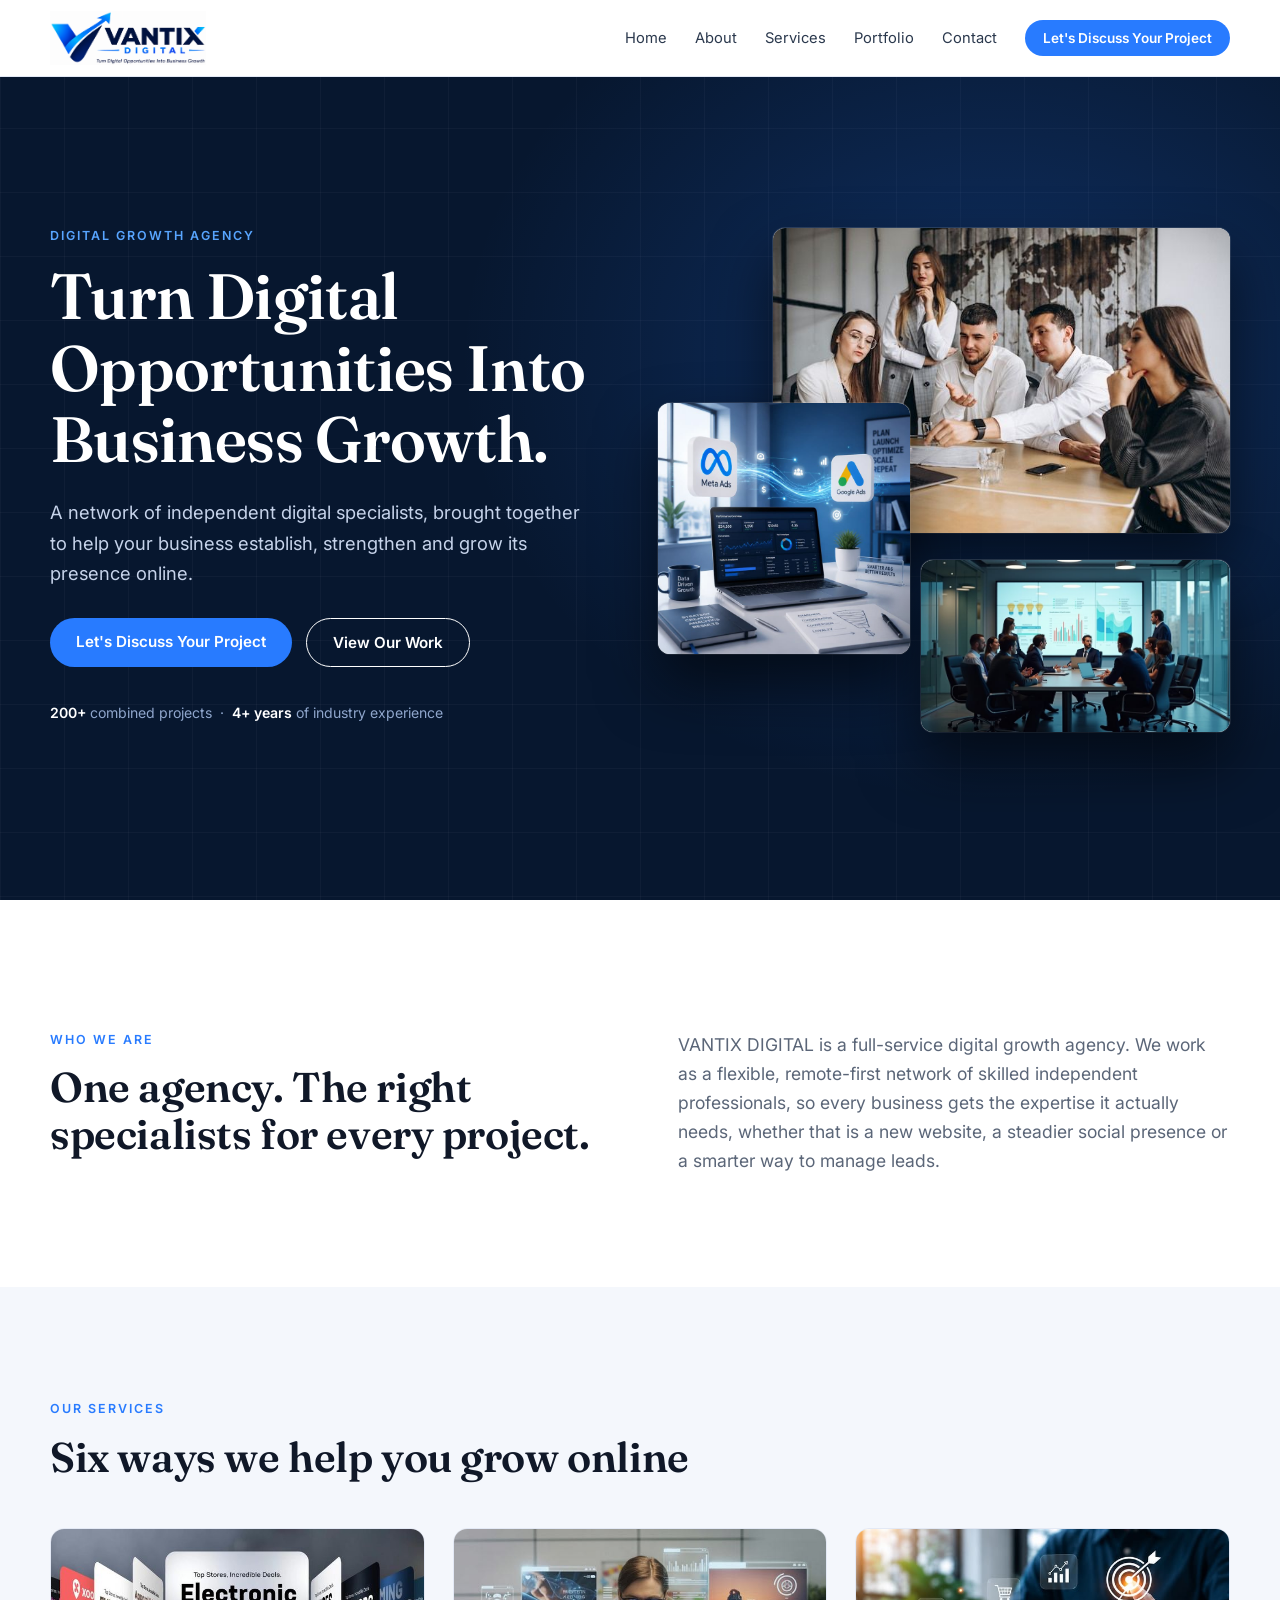
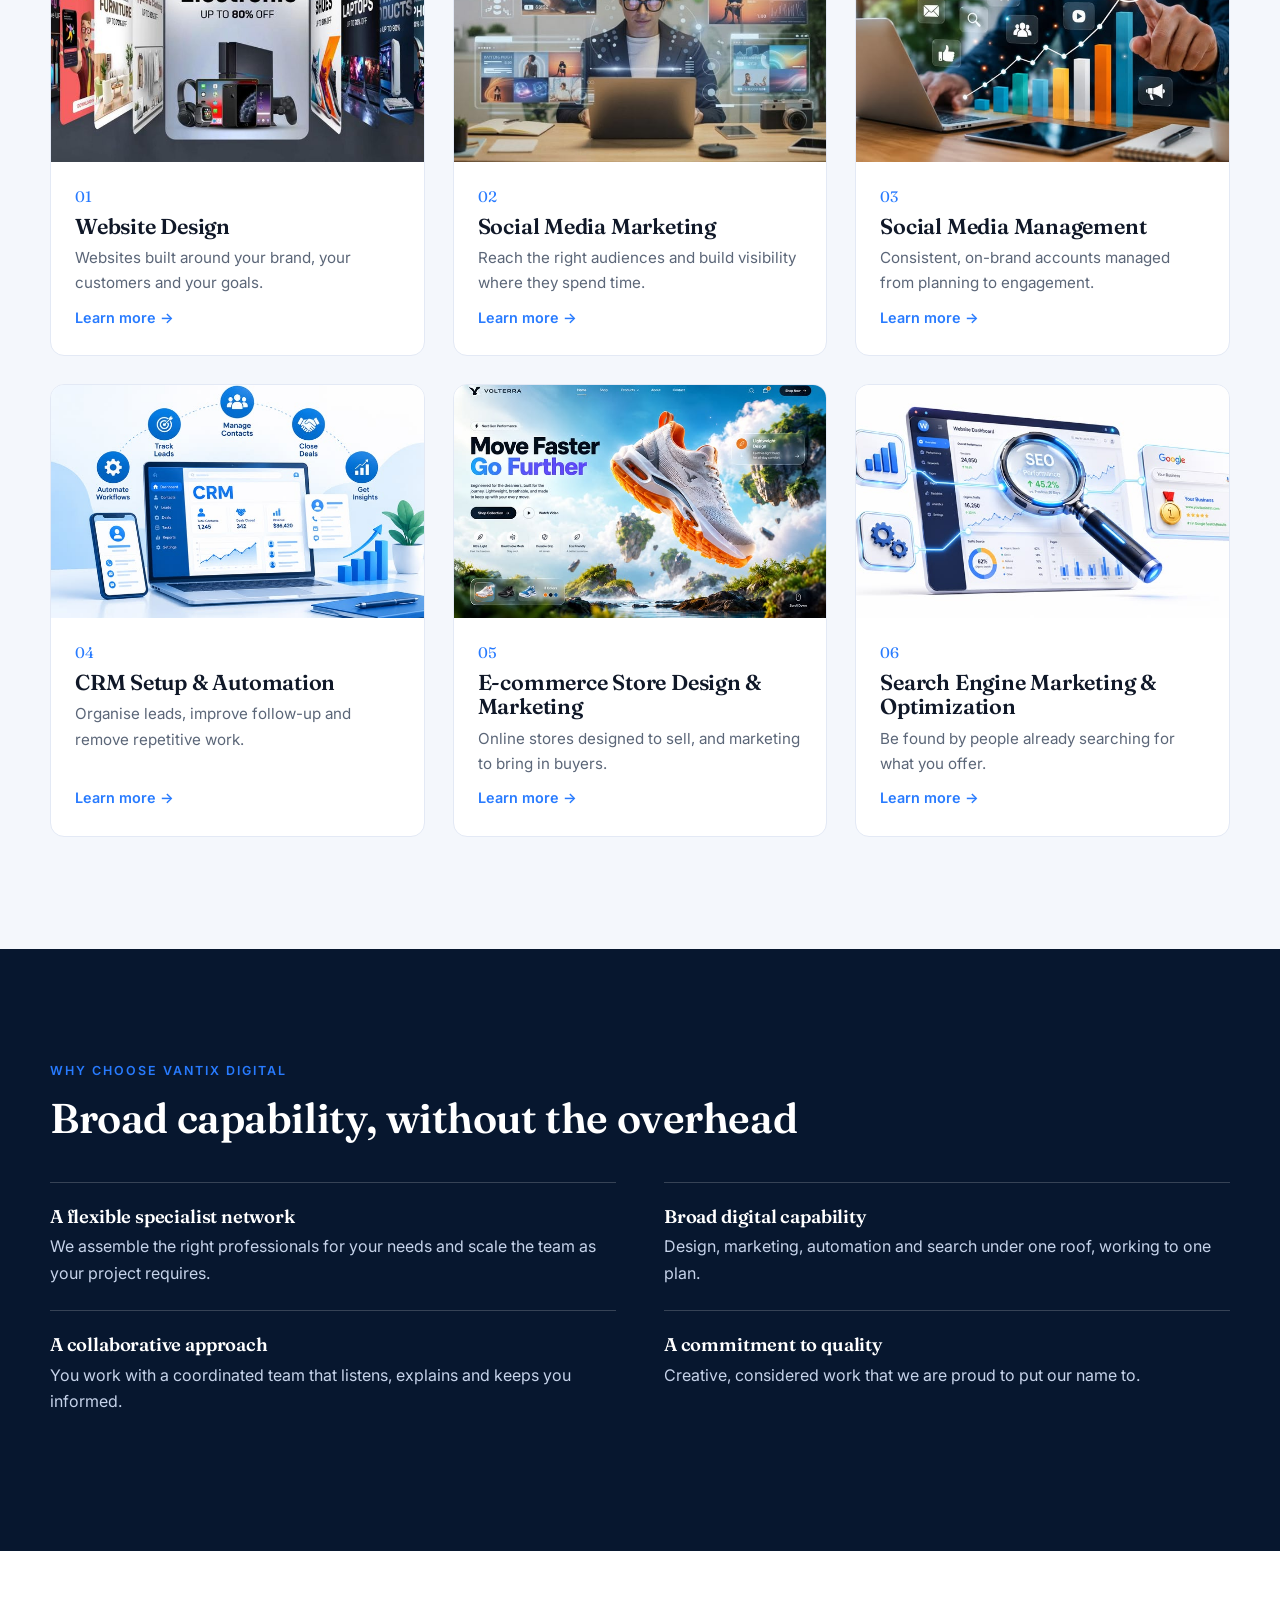
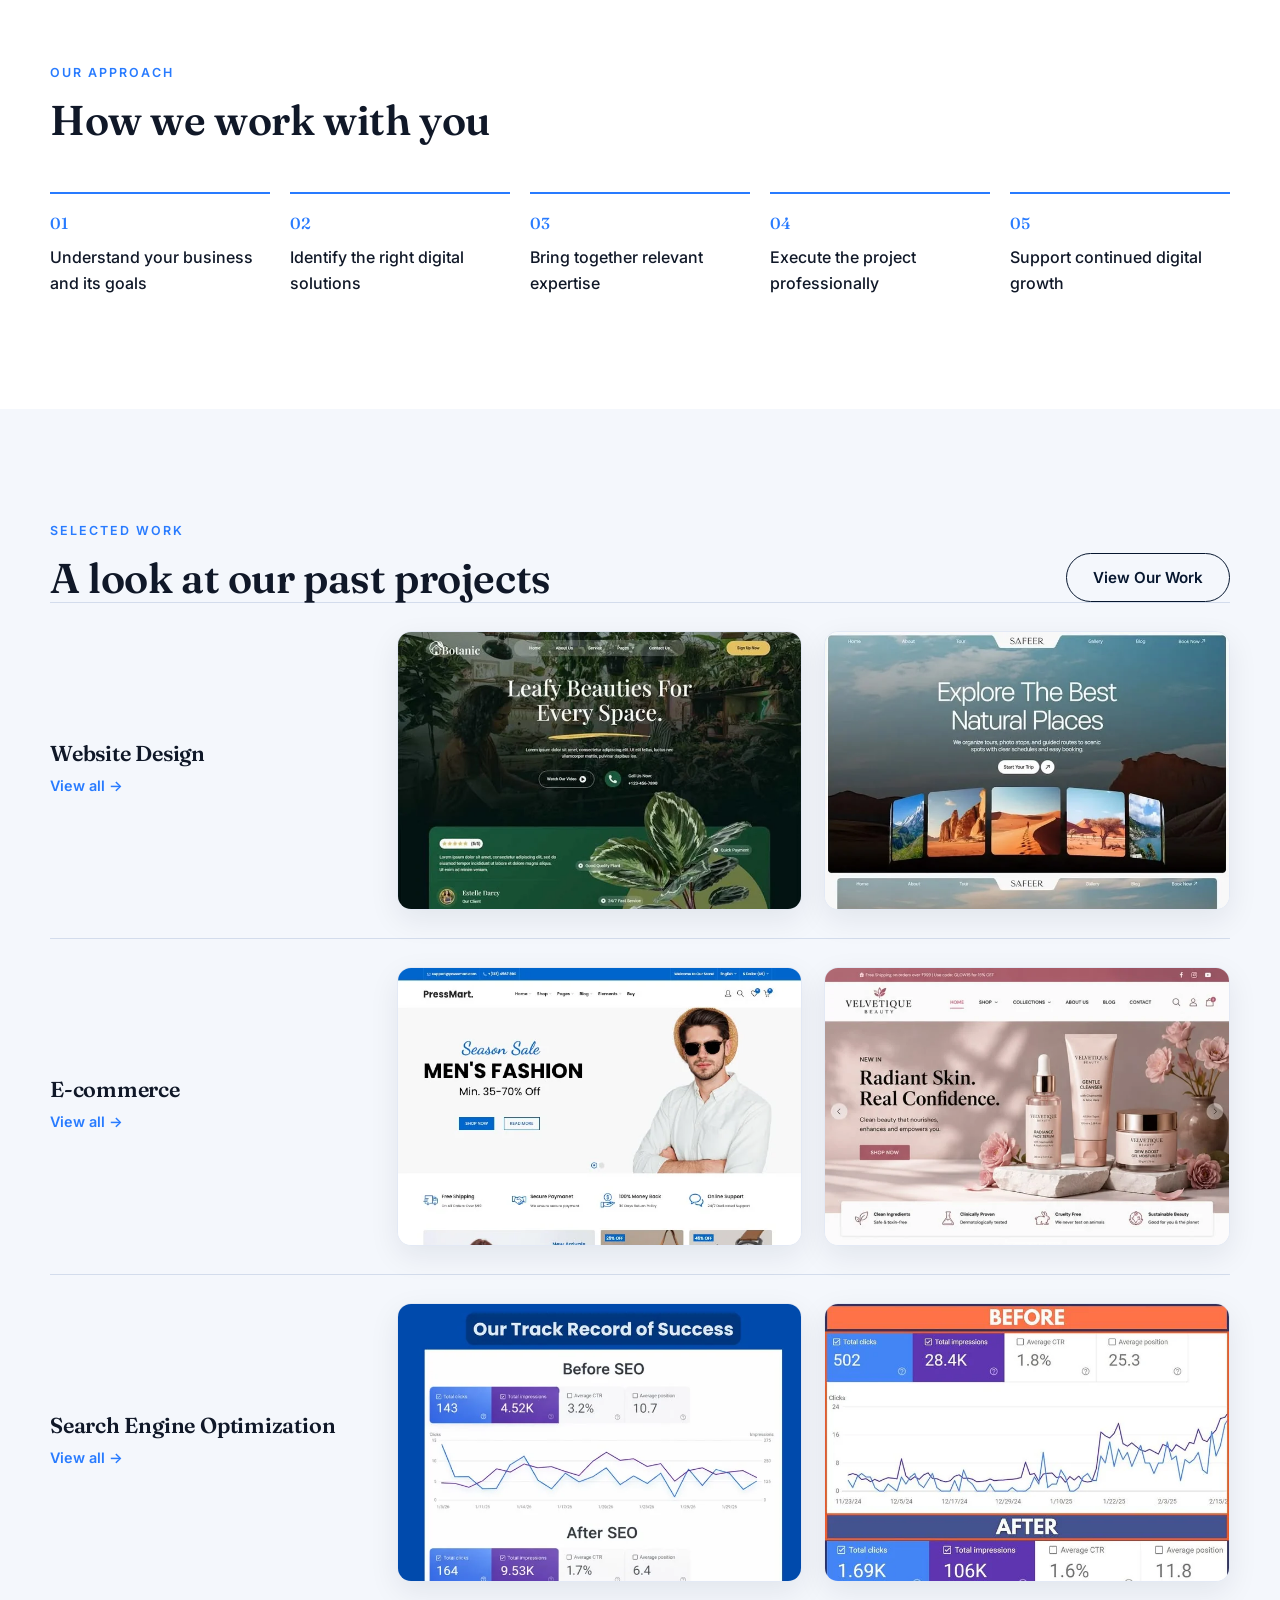
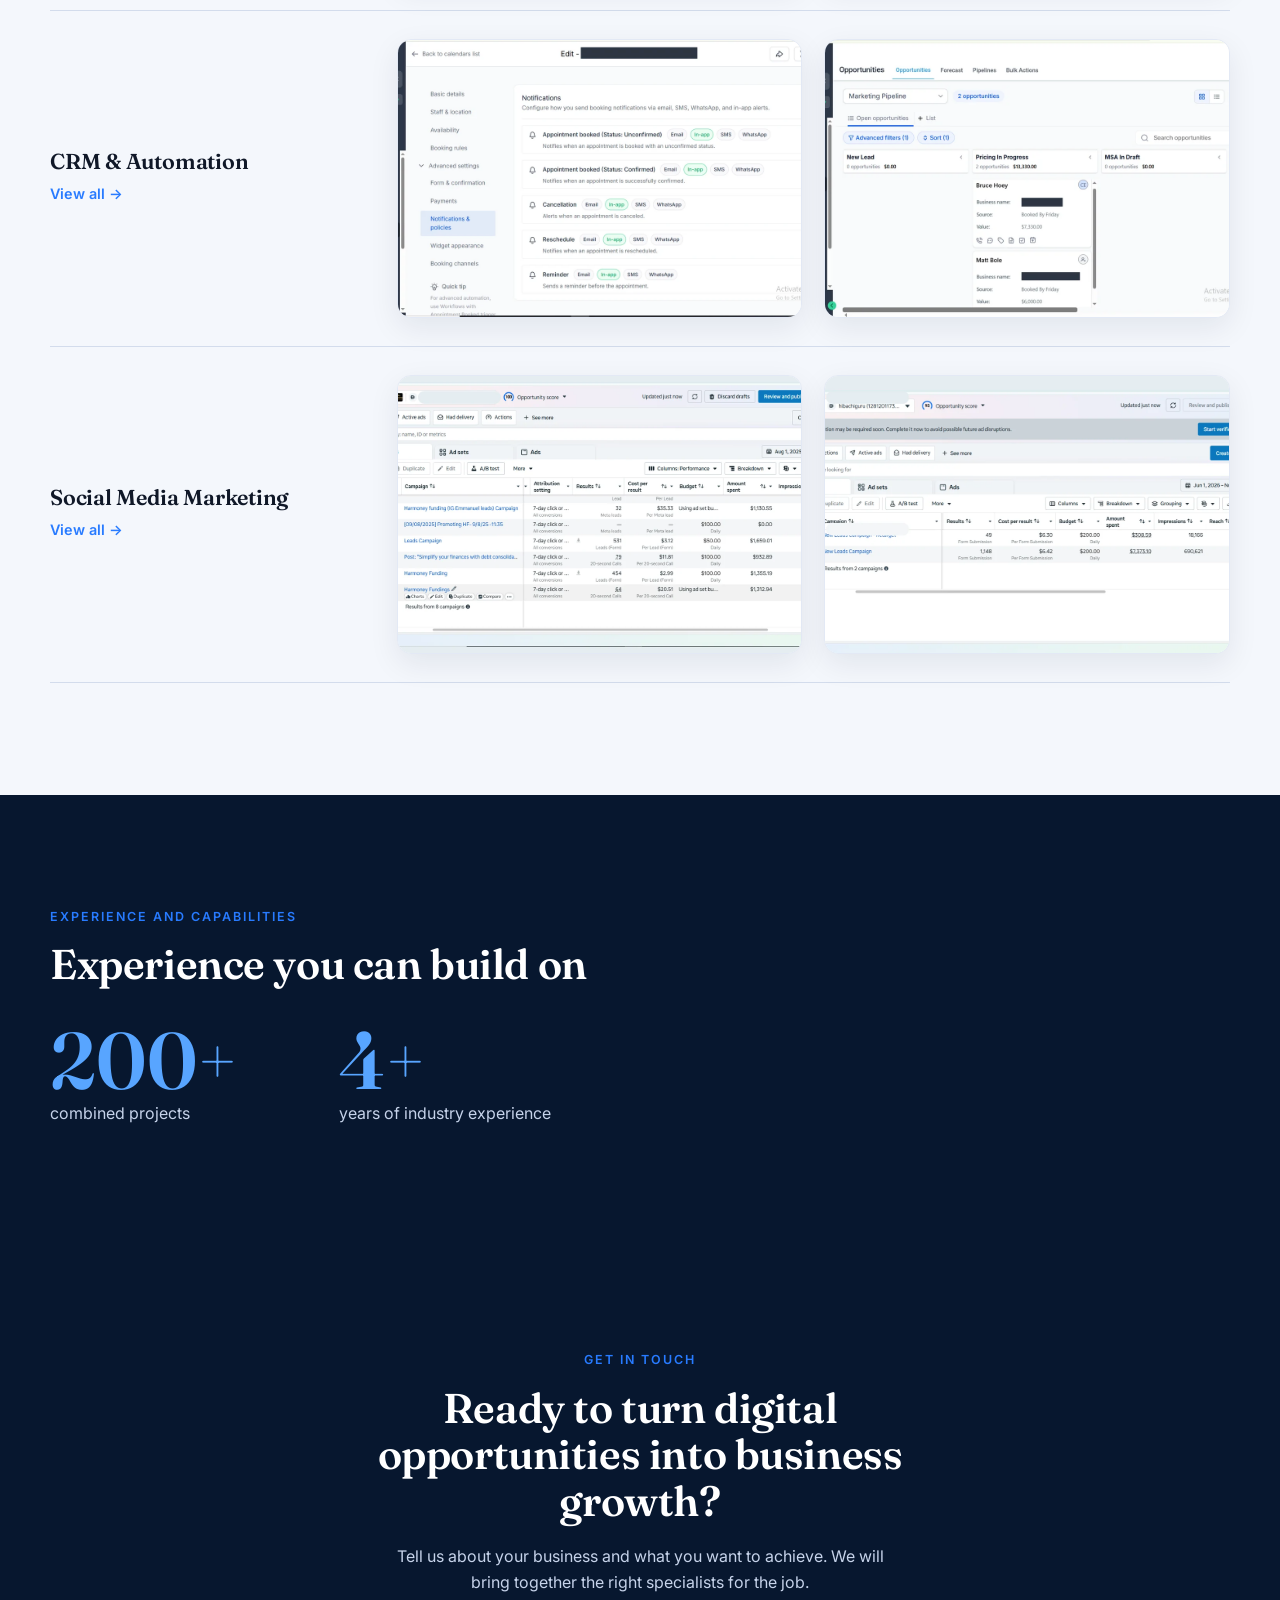
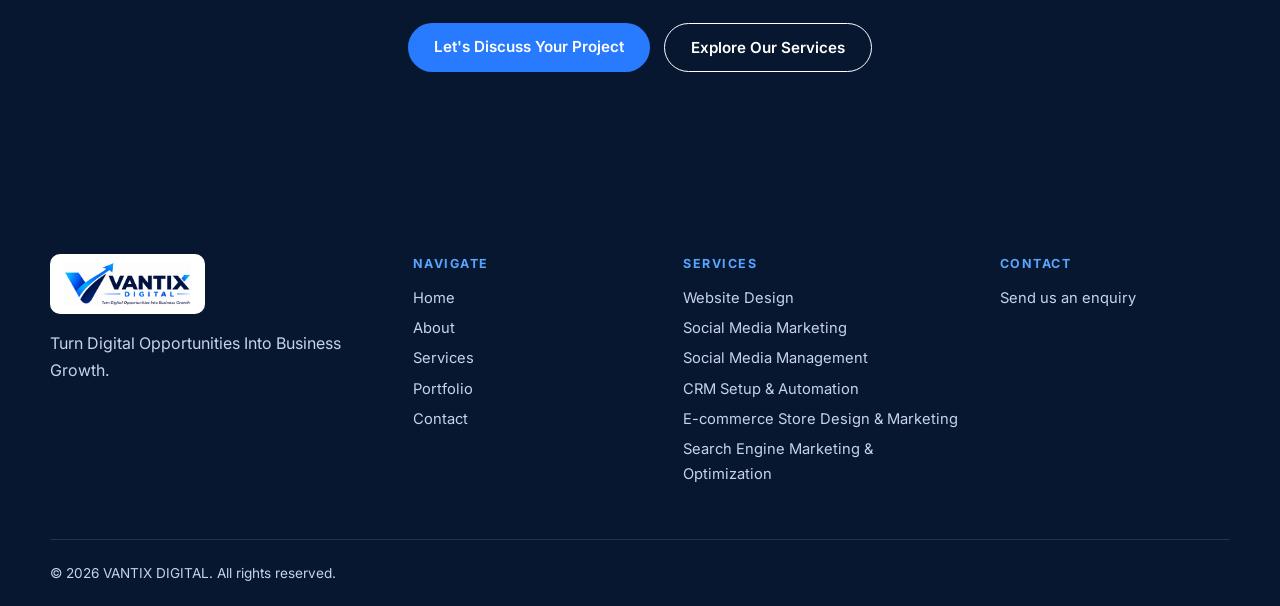
<file: index.html>
<!doctype html><html lang="en"><head><meta charset="utf-8"><meta name="viewport" content="width=device-width,initial-scale=1">
<title>VANTIX DIGITAL | Digital Growth Agency</title><meta name="description" content="VANTIX DIGITAL is a remote-first digital growth agency: website design, social media, CRM automation, e-commerce and SEO. Turn digital opportunities into business growth."><meta property="og:title" content="VANTIX DIGITAL | Digital Growth Agency"><meta property="og:description" content="VANTIX DIGITAL is a remote-first digital growth agency: website design, social media, CRM automation, e-commerce and SEO. Turn digital opportunities into business growth."><meta name="theme-color" content="#07172F">
<link rel="icon" href="/assets/logo/favicon.png">
<link rel="preconnect" href="https://fonts.googleapis.com"><link rel="preconnect" href="https://fonts.gstatic.com" crossorigin>
<link href="https://fonts.googleapis.com/css2?family=Fraunces:wght@500;600&family=Inter:wght@400;500;600&display=swap" rel="stylesheet">
<link rel="stylesheet" href="/css/styles.css"></head><body class=""><header id="site-header"></header><main>
<section class="hero"><div class="wrap"><div><span class="eyebrow" style="color:#58A5FF">Digital growth agency</span><h1>Turn Digital Opportunities Into Business Growth.</h1><p>A network of independent digital specialists, brought together to help your business establish, strengthen and grow its presence online.</p><div class="row"><a class="btn" href="/contact">Let's Discuss Your Project</a><a class="btn ghost" href="/portfolio">View Our Work</a></div><small><b>200+</b> combined projects &nbsp;·&nbsp; <b>4+ years</b> of industry experience</small></div>
<div class="collage" aria-label="Examples of VANTIX DIGITAL work"><figure class="shot s1" style="margin:0"><img src="/assets/hero/hero-team.jpg" width="626" height="417" alt="A team of digital specialists collaborating on a project"></figure><figure class="shot s2" style="margin:0"><img src="/assets/hero/hero-ads.jpg" width="736" height="736" alt="Meta Ads and Google Ads performance dashboard on a laptop"></figure><figure class="shot s3" style="margin:0"><img src="/assets/hero/hero-boardroom.jpg" width="735" height="410" alt="A team reviewing campaign analytics in a meeting room"></figure></div></div></section>
<section><div class="wrap two reveal"><div><span class="eyebrow">Who we are</span><h2>One agency. The right specialists for every project.</h2></div><div class="intro" style="max-width:none"><p>VANTIX DIGITAL is a full-service digital growth agency. We work as a flexible, remote-first network of skilled independent professionals, so every business gets the expertise it actually needs, whether that is a new website, a steadier social presence or a smarter way to manage leads.</p></div></div></section>
<section class="grey"><div class="wrap"><span class="eyebrow">Our services</span><h2>Six ways we help you grow online</h2><div class="svcs reveal" data-services-home></div></div></section>
<section class="dark"><div class="wrap reveal"><span class="eyebrow">Why choose VANTIX DIGITAL</span><h2>Broad capability, without the overhead</h2><div class="why"><div><h3>A flexible specialist network</h3><p>We assemble the right professionals for your needs and scale the team as your project requires.</p></div><div><h3>Broad digital capability</h3><p>Design, marketing, automation and search under one roof, working to one plan.</p></div><div><h3>A collaborative approach</h3><p>You work with a coordinated team that listens, explains and keeps you informed.</p></div><div><h3>A commitment to quality</h3><p>Creative, considered work that we are proud to put our name to.</p></div></div></div></section>
<section><div class="wrap reveal"><span class="eyebrow">Our approach</span><h2>How we work with you</h2><ol class="steps" style="padding:0"><li>Understand your business and its goals</li><li>Identify the right digital solutions</li><li>Bring together relevant expertise</li><li>Execute the project professionally</li><li>Support continued digital growth</li></ol></div></section>
<section class="grey"><div class="wrap reveal"><div class="row" style="justify-content:space-between;align-items:end"><div><span class="eyebrow">Selected work</span><h2>A look at our past projects</h2></div><a class="btn ghost" style="color:var(--navy)" href="/portfolio">View Our Work</a></div><div class="hp-groups" data-portfolio-home></div></div></section>
<section class="dark"><div class="wrap reveal"><span class="eyebrow">Experience and capabilities</span><h2>Experience you can build on</h2><div class="stats"><div><b>200+</b><span>combined projects</span></div><div><b>4+</b><span>years of industry experience</span></div></div></div></section>
<section class="dark cta reveal"><div class="wrap"><span class="eyebrow">Get in touch</span><h2>Ready to turn digital opportunities into business growth?</h2><p>Tell us about your business and what you want to achieve. We will bring together the right specialists for the job.</p><div class="row"><a class="btn" href="/contact">Let's Discuss Your Project</a><a class="btn ghost" href="/services">Explore Our Services</a></div></div></section>
</main><footer id="site-footer"></footer><script src="/js/data.js"></script><script src="/js/main.js"></script></body></html>
</file>
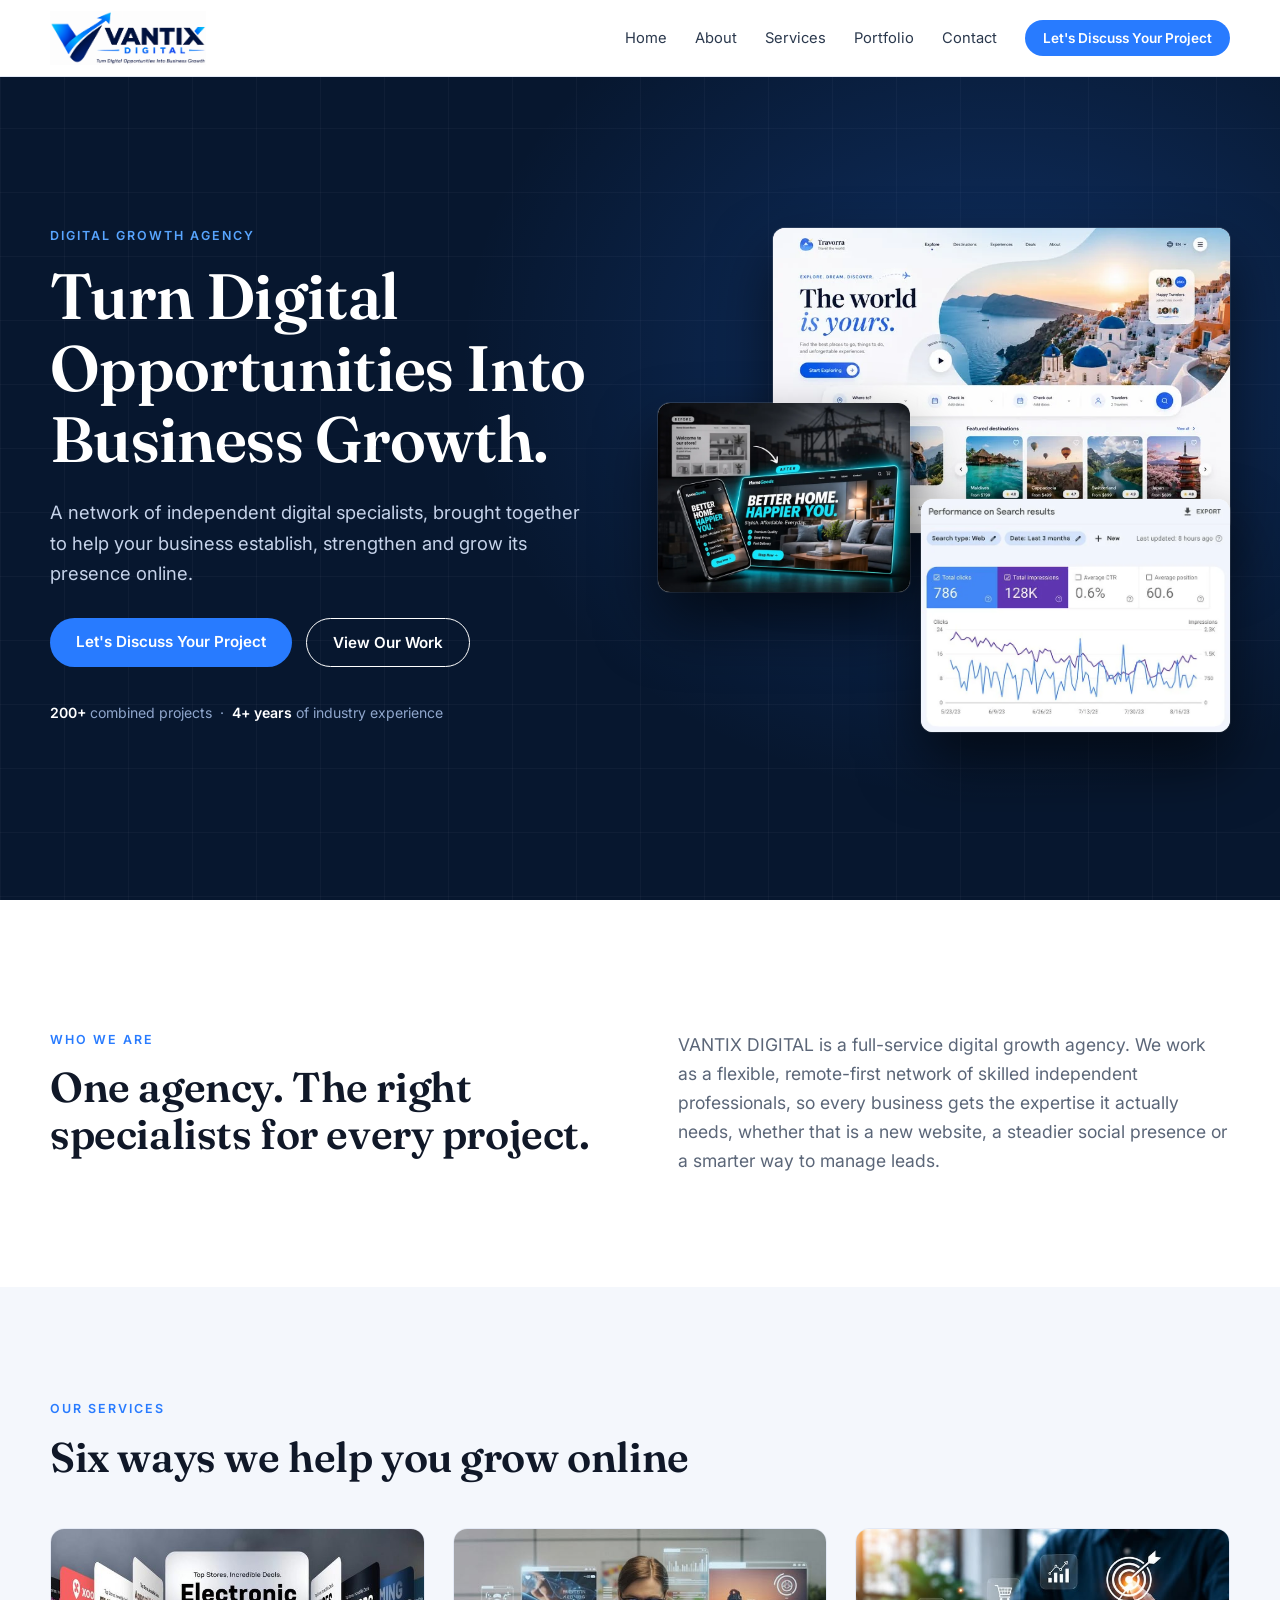
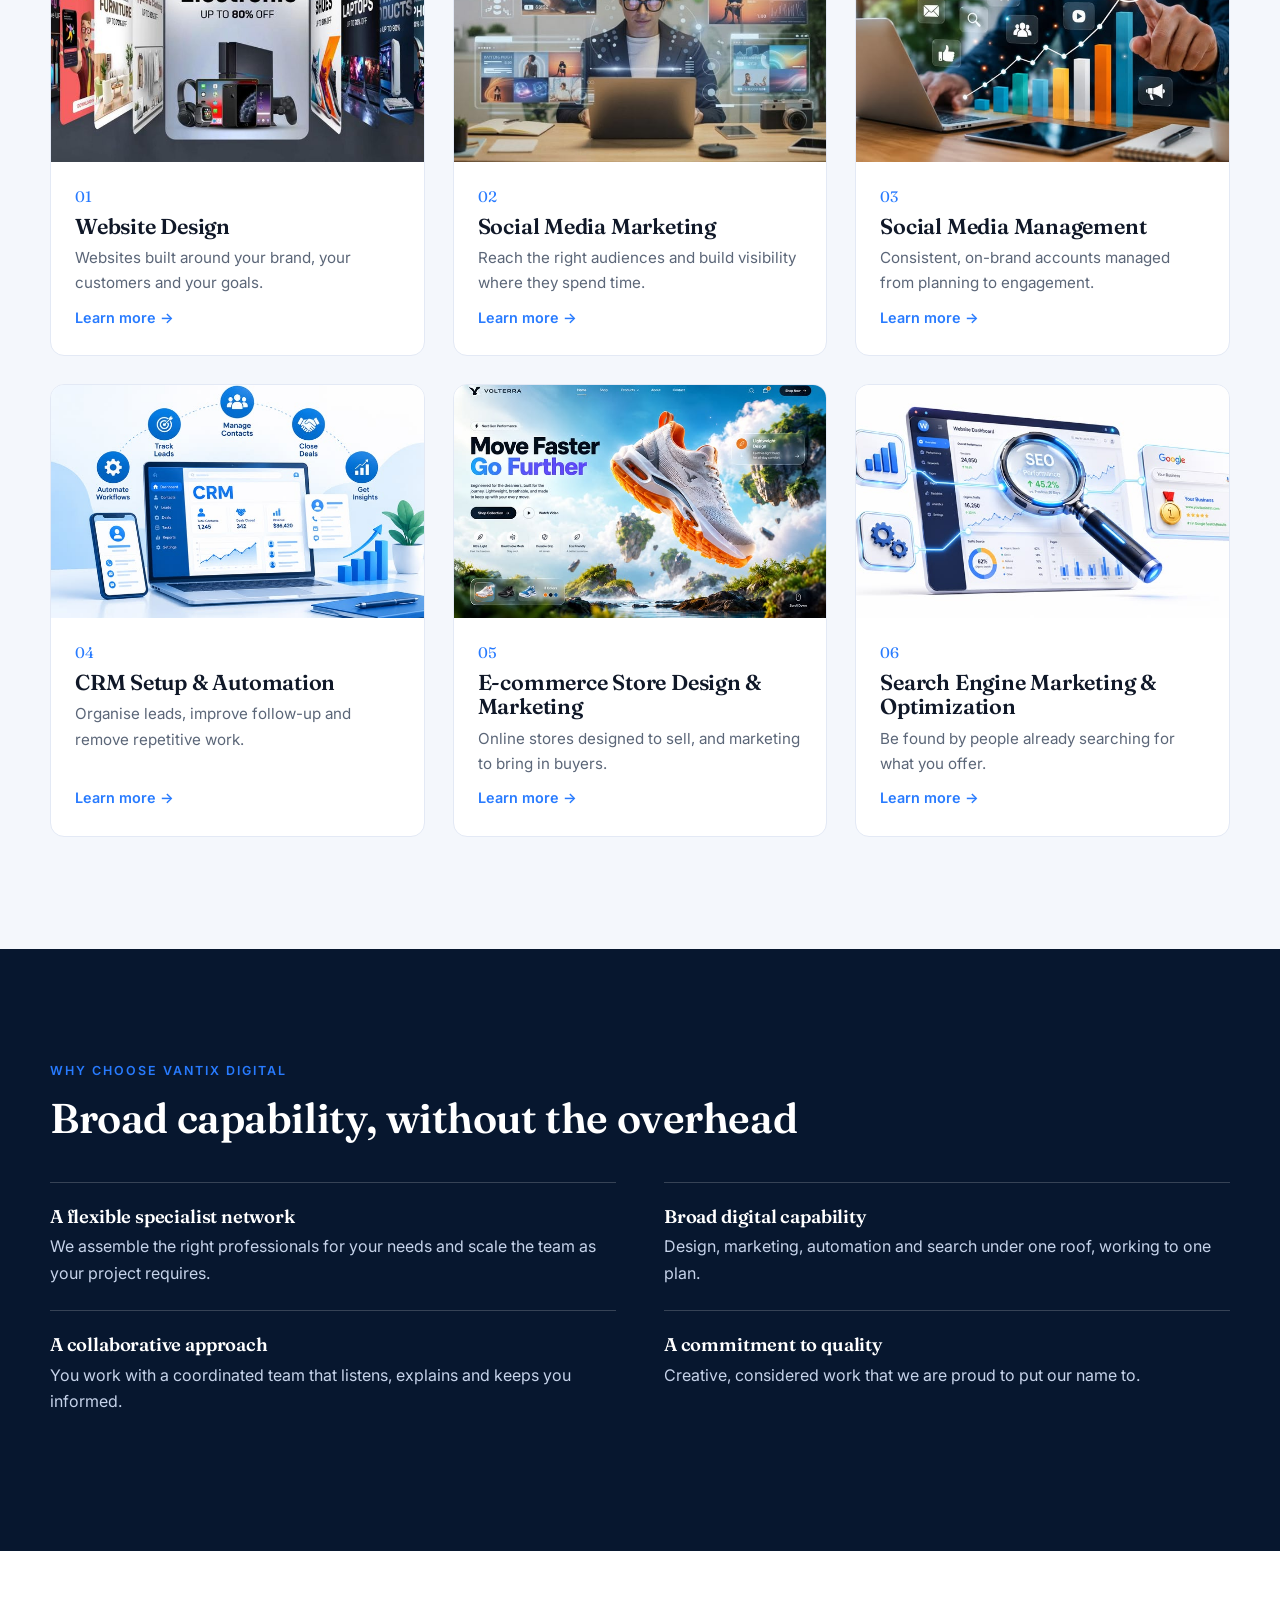
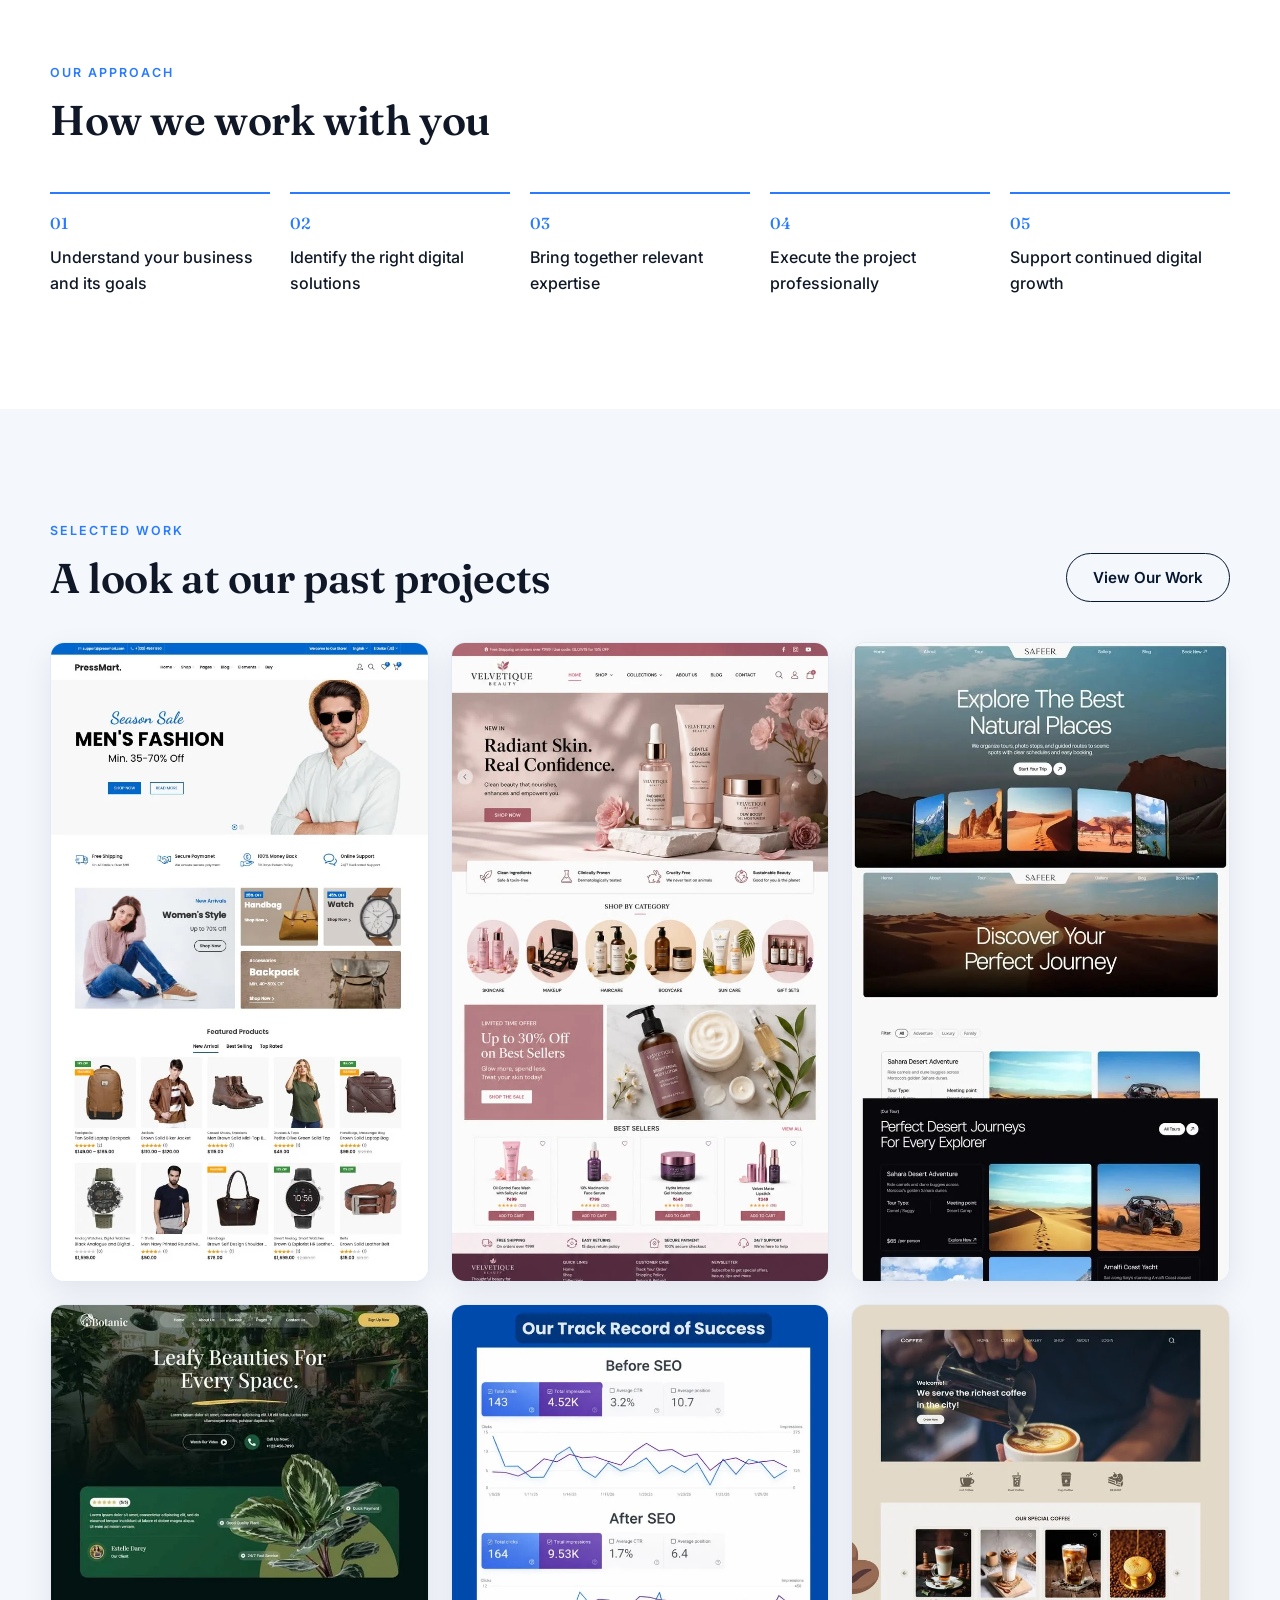
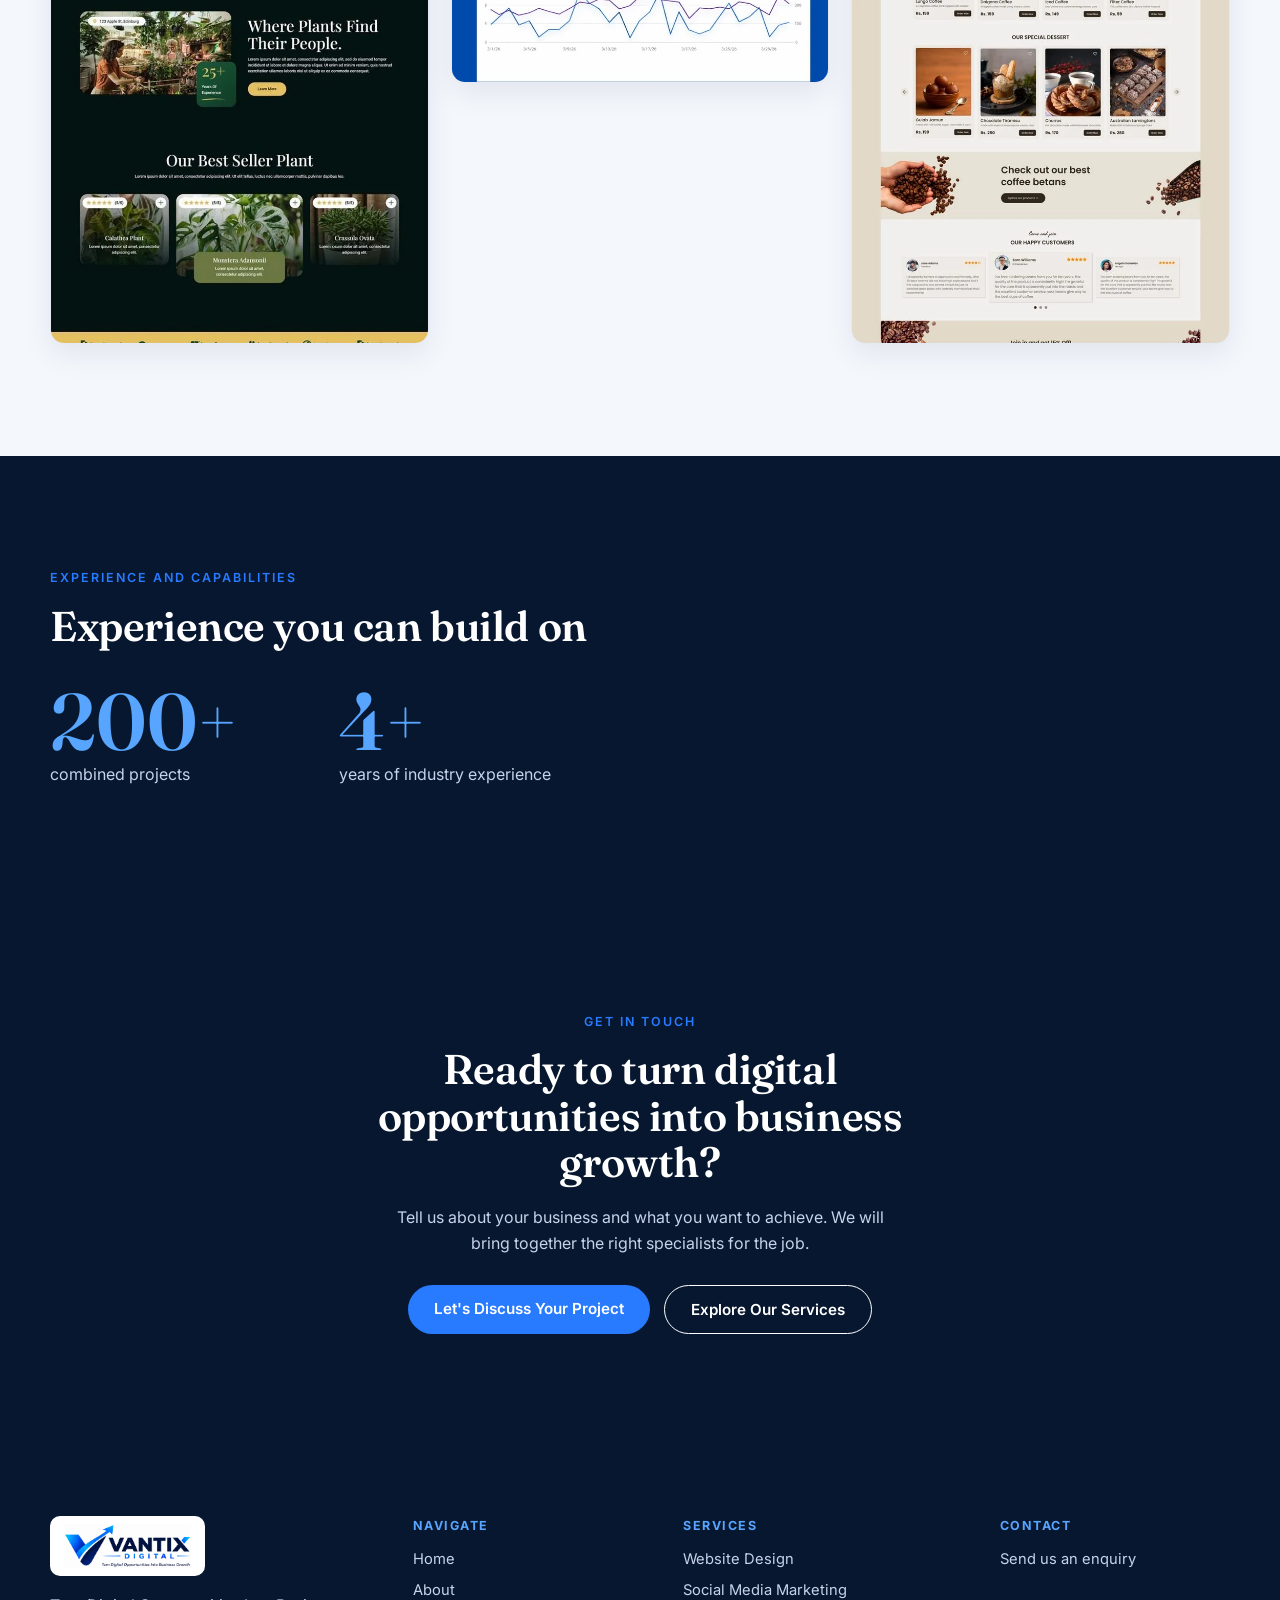
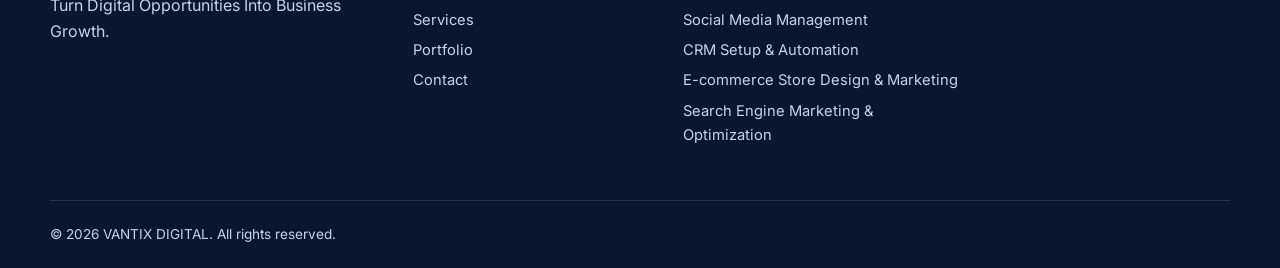
<file: vantix-digital/index.html>
<!doctype html><html lang="en"><head><meta charset="utf-8"><meta name="viewport" content="width=device-width,initial-scale=1">
<title>VANTIX DIGITAL | Digital Growth Agency</title><meta name="description" content="VANTIX DIGITAL is a remote-first digital growth agency: website design, social media, CRM automation, e-commerce and SEO. Turn digital opportunities into business growth."><meta property="og:title" content="VANTIX DIGITAL | Digital Growth Agency"><meta property="og:description" content="VANTIX DIGITAL is a remote-first digital growth agency: website design, social media, CRM automation, e-commerce and SEO. Turn digital opportunities into business growth."><meta name="theme-color" content="#07172F">
<link rel="icon" href="/assets/logo/favicon.png">
<link rel="preconnect" href="https://fonts.googleapis.com"><link rel="preconnect" href="https://fonts.gstatic.com" crossorigin>
<link href="https://fonts.googleapis.com/css2?family=Fraunces:wght@500;600&family=Inter:wght@400;500;600&display=swap" rel="stylesheet">
<link rel="stylesheet" href="/css/styles.css"></head><body class=""><header id="site-header"></header><main>
<section class="hero"><div class="wrap"><div><span class="eyebrow" style="color:#58A5FF">Digital growth agency</span><h1>Turn Digital Opportunities Into Business Growth.</h1><p>A network of independent digital specialists, brought together to help your business establish, strengthen and grow its presence online.</p><div class="row"><a class="btn" href="/contact">Let's Discuss Your Project</a><a class="btn ghost" href="/portfolio">View Our Work</a></div><small><b>200+</b> combined projects &nbsp;·&nbsp; <b>4+ years</b> of industry experience</small></div>
<div class="collage" aria-label="Examples of VANTIX DIGITAL work"><figure class="shot s1" style="margin:0"><img src="/assets/portfolio/web-1.webp" width="735" height="490" alt="Travel website design by VANTIX DIGITAL"></figure><figure class="shot s2" style="margin:0"><img src="/assets/portfolio/web-3.webp" width="736" height="552" alt="Landing page design by VANTIX DIGITAL"></figure><figure class="shot s3" style="margin:0"><img src="/assets/portfolio/seo-4.webp" width="735" height="555" alt="Search performance report from a VANTIX DIGITAL SEO project"></figure></div></div></section>
<section><div class="wrap two reveal"><div><span class="eyebrow">Who we are</span><h2>One agency. The right specialists for every project.</h2></div><div class="intro" style="max-width:none"><p>VANTIX DIGITAL is a full-service digital growth agency. We work as a flexible, remote-first network of skilled independent professionals, so every business gets the expertise it actually needs, whether that is a new website, a steadier social presence or a smarter way to manage leads.</p></div></div></section>
<section class="grey"><div class="wrap"><span class="eyebrow">Our services</span><h2>Six ways we help you grow online</h2><div class="svcs reveal" data-services-home></div></div></section>
<section class="dark"><div class="wrap reveal"><span class="eyebrow">Why choose VANTIX DIGITAL</span><h2>Broad capability, without the overhead</h2><div class="why"><div><h3>A flexible specialist network</h3><p>We assemble the right professionals for your needs and scale the team as your project requires.</p></div><div><h3>Broad digital capability</h3><p>Design, marketing, automation and search under one roof, working to one plan.</p></div><div><h3>A collaborative approach</h3><p>You work with a coordinated team that listens, explains and keeps you informed.</p></div><div><h3>A commitment to quality</h3><p>Creative, considered work that we are proud to put our name to.</p></div></div></div></section>
<section><div class="wrap reveal"><span class="eyebrow">Our approach</span><h2>How we work with you</h2><ol class="steps" style="padding:0"><li>Understand your business and its goals</li><li>Identify the right digital solutions</li><li>Bring together relevant expertise</li><li>Execute the project professionally</li><li>Support continued digital growth</li></ol></div></section>
<section class="grey"><div class="wrap reveal"><div class="row" style="justify-content:space-between;align-items:end"><div><span class="eyebrow">Selected work</span><h2>A look at our past projects</h2></div><a class="btn ghost" style="color:var(--navy)" href="/portfolio">View Our Work</a></div><div class="pfgrid" data-portfolio="6"></div></div></section>
<section class="dark"><div class="wrap reveal"><span class="eyebrow">Experience and capabilities</span><h2>Experience you can build on</h2><div class="stats"><div><b>200+</b><span>combined projects</span></div><div><b>4+</b><span>years of industry experience</span></div></div></div></section>
<section class="dark cta reveal"><div class="wrap"><span class="eyebrow">Get in touch</span><h2>Ready to turn digital opportunities into business growth?</h2><p>Tell us about your business and what you want to achieve. We will bring together the right specialists for the job.</p><div class="row"><a class="btn" href="/contact">Let's Discuss Your Project</a><a class="btn ghost" href="/services">Explore Our Services</a></div></div></section>
</main><footer id="site-footer"></footer><script src="/js/data.js"></script><script src="/js/main.js"></script></body></html>
</file>
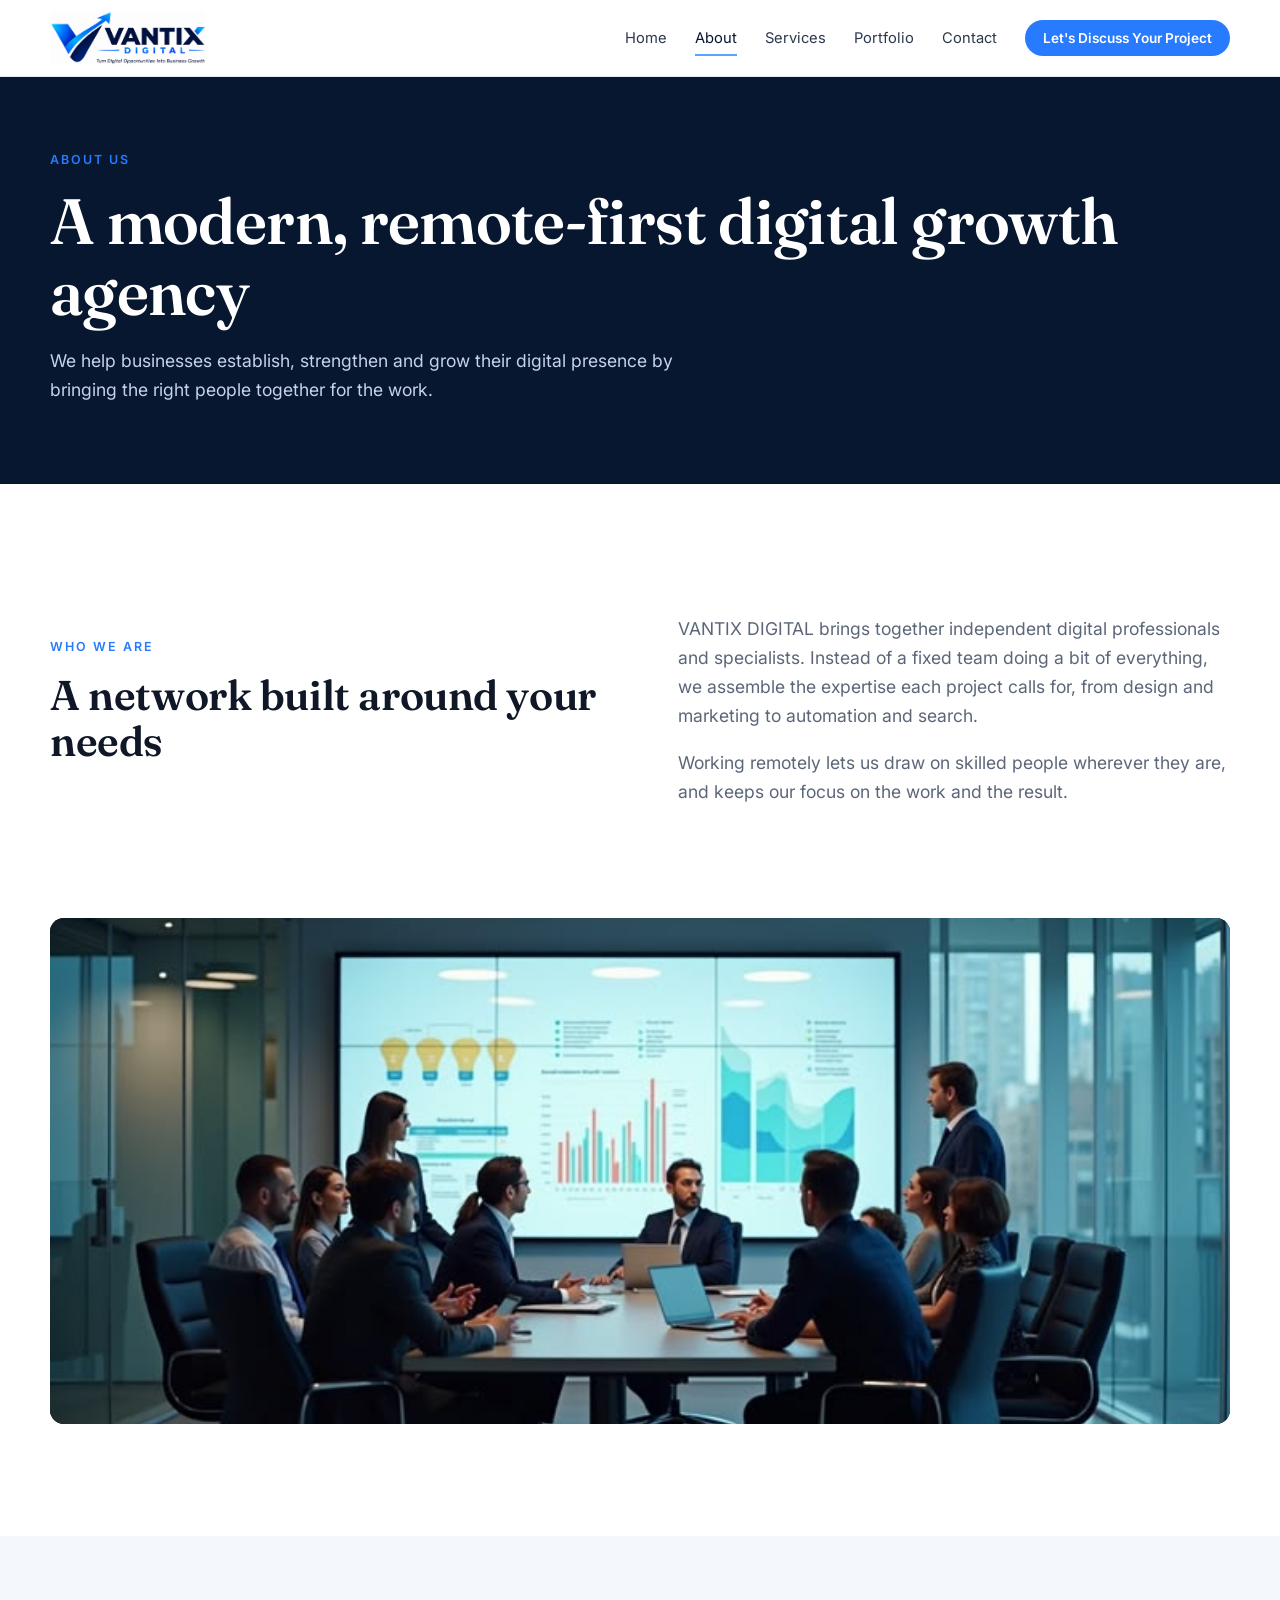
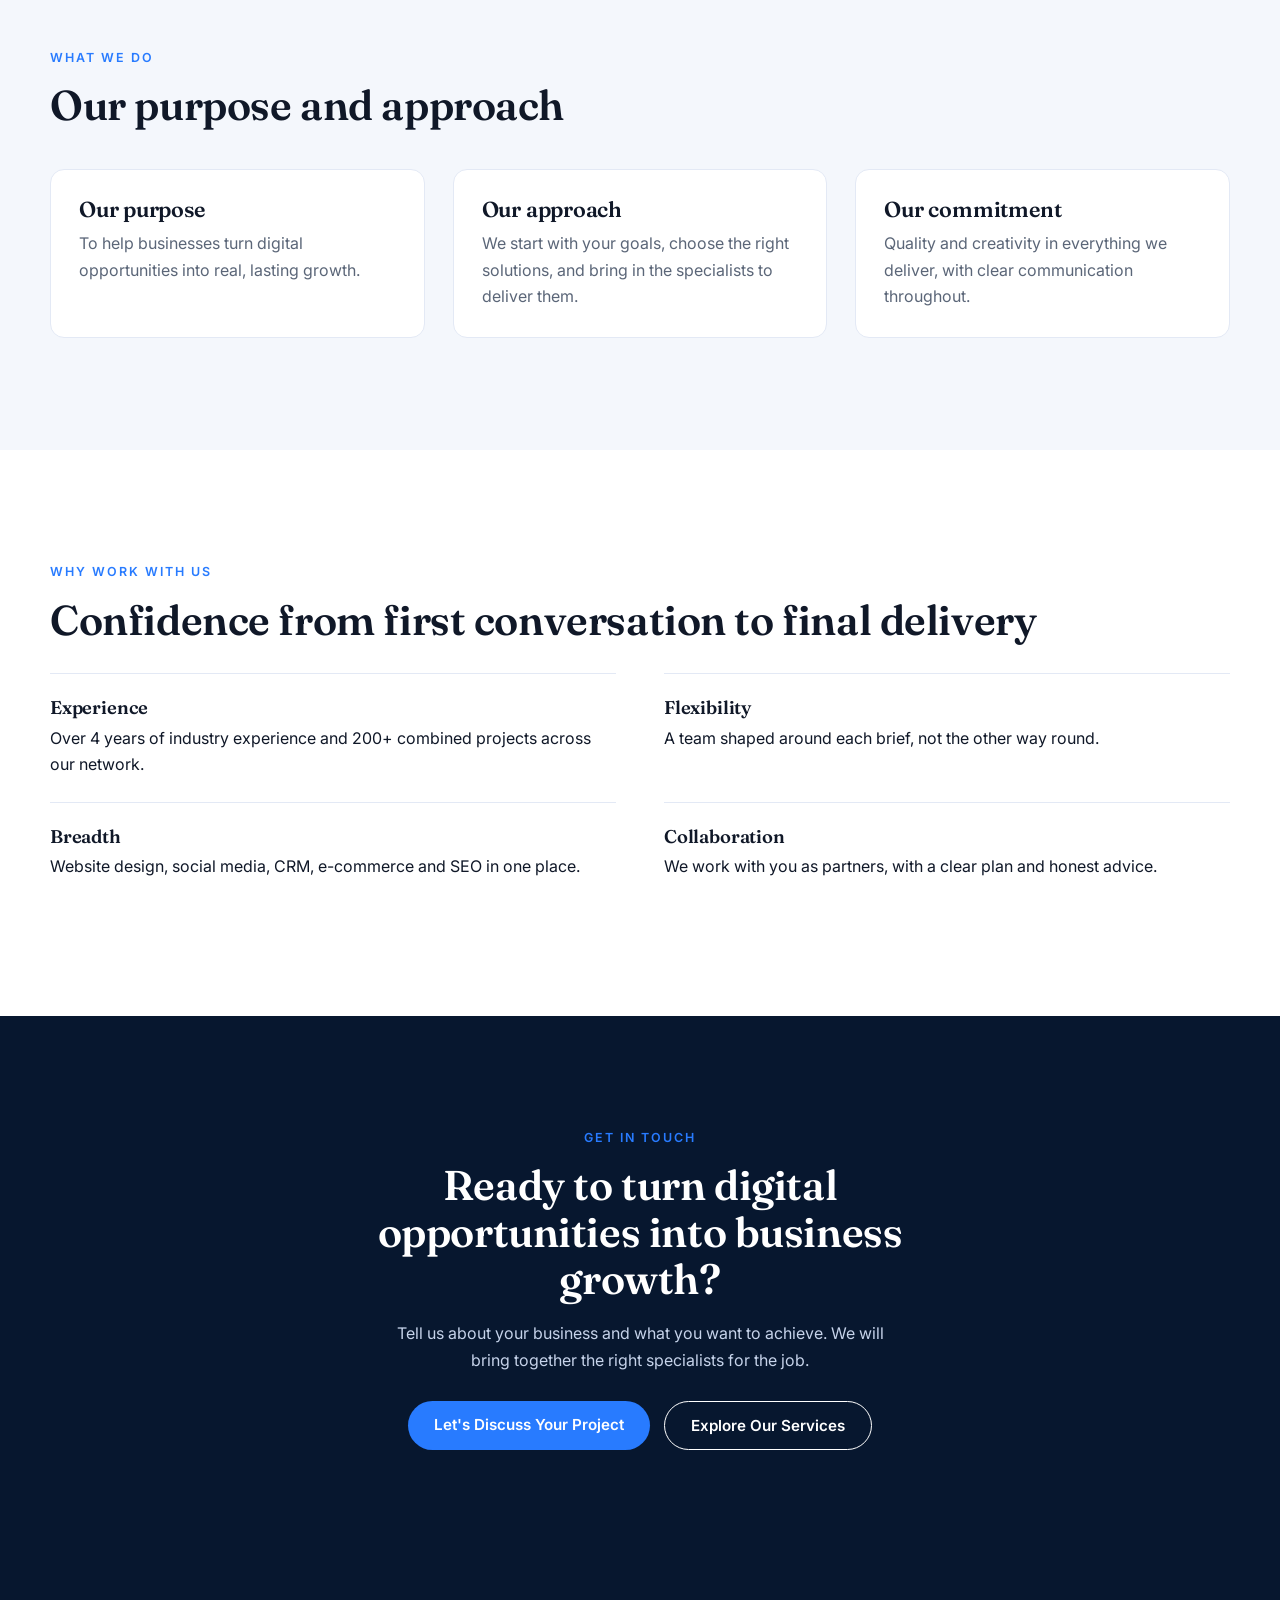
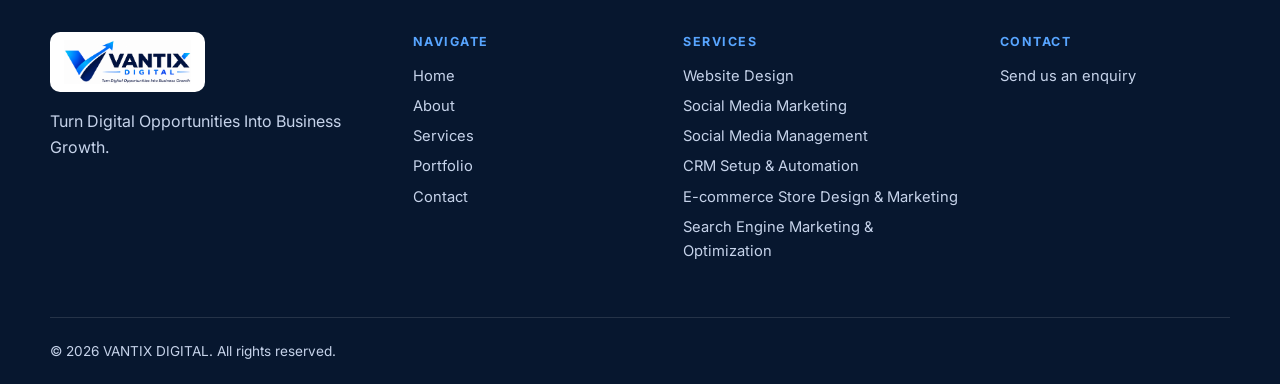
<file: about.html>
<!doctype html><html lang="en"><head><meta charset="utf-8"><meta name="viewport" content="width=device-width,initial-scale=1">
<title>About VANTIX DIGITAL | Remote-First Digital Growth Agency</title><meta name="description" content="Learn about VANTIX DIGITAL, a flexible, remote-first network of independent digital specialists helping businesses grow online."><meta property="og:title" content="About VANTIX DIGITAL | Remote-First Digital Growth Agency"><meta property="og:description" content="Learn about VANTIX DIGITAL, a flexible, remote-first network of independent digital specialists helping businesses grow online."><meta name="theme-color" content="#07172F">
<link rel="icon" href="/assets/logo/favicon.png">
<link rel="preconnect" href="https://fonts.googleapis.com"><link rel="preconnect" href="https://fonts.gstatic.com" crossorigin>
<link href="https://fonts.googleapis.com/css2?family=Fraunces:wght@500;600&family=Inter:wght@400;500;600&display=swap" rel="stylesheet">
<link rel="stylesheet" href="/css/styles.css"></head><body class="sub"><header id="site-header"></header><main>
<section class="pagehead"><div class="wrap"><span class="eyebrow">About us</span><h1>A modern, remote-first digital growth agency</h1><p>We help businesses establish, strengthen and grow their digital presence by bringing the right people together for the work.</p></div></section>
<section><div class="wrap two reveal"><div><span class="eyebrow">Who we are</span><h2>A network built around your needs</h2></div><div class="intro" style="max-width:none"><p>VANTIX DIGITAL brings together independent digital professionals and specialists. Instead of a fixed team doing a bit of everything, we assemble the expertise each project calls for, from design and marketing to automation and search.</p><p>Working remotely lets us draw on skilled people wherever they are, and keeps our focus on the work and the result.</p></div></div></section>
<section style="padding-top:0"><div class="wrap reveal"><div class="ph banner"><img src="/assets/about/agency.jpg" onerror="this.onerror=null;this.src='/assets/services/social-media-marketing.jpg'" alt="A digital agency team collaborating on a project" loading="lazy"></div></div></section>
<section class="grey"><div class="wrap reveal"><span class="eyebrow">What we do</span><h2>Our purpose and approach</h2><div class="vals"><div><h3>Our purpose</h3><p>To help businesses turn digital opportunities into real, lasting growth.</p></div><div><h3>Our approach</h3><p>We start with your goals, choose the right solutions, and bring in the specialists to deliver them.</p></div><div><h3>Our commitment</h3><p>Quality and creativity in everything we deliver, with clear communication throughout.</p></div></div></div></section>
<section><div class="wrap reveal"><span class="eyebrow">Why work with us</span><h2>Confidence from first conversation to final delivery</h2><div class="why" style="margin-top:30px"><div style="border-color:#e3e9f5"><h3>Experience</h3><p>Over 4 years of industry experience and 200+ combined projects across our network.</p></div><div style="border-color:#e3e9f5"><h3>Flexibility</h3><p>A team shaped around each brief, not the other way round.</p></div><div style="border-color:#e3e9f5"><h3>Breadth</h3><p>Website design, social media, CRM, e-commerce and SEO in one place.</p></div><div style="border-color:#e3e9f5"><h3>Collaboration</h3><p>We work with you as partners, with a clear plan and honest advice.</p></div></div></div></section>
<section class="dark cta reveal"><div class="wrap"><span class="eyebrow">Get in touch</span><h2>Ready to turn digital opportunities into business growth?</h2><p>Tell us about your business and what you want to achieve. We will bring together the right specialists for the job.</p><div class="row"><a class="btn" href="/contact">Let's Discuss Your Project</a><a class="btn ghost" href="/services">Explore Our Services</a></div></div></section>
</main><footer id="site-footer"></footer><script src="/js/data.js"></script><script src="/js/main.js"></script></body></html>
</file>
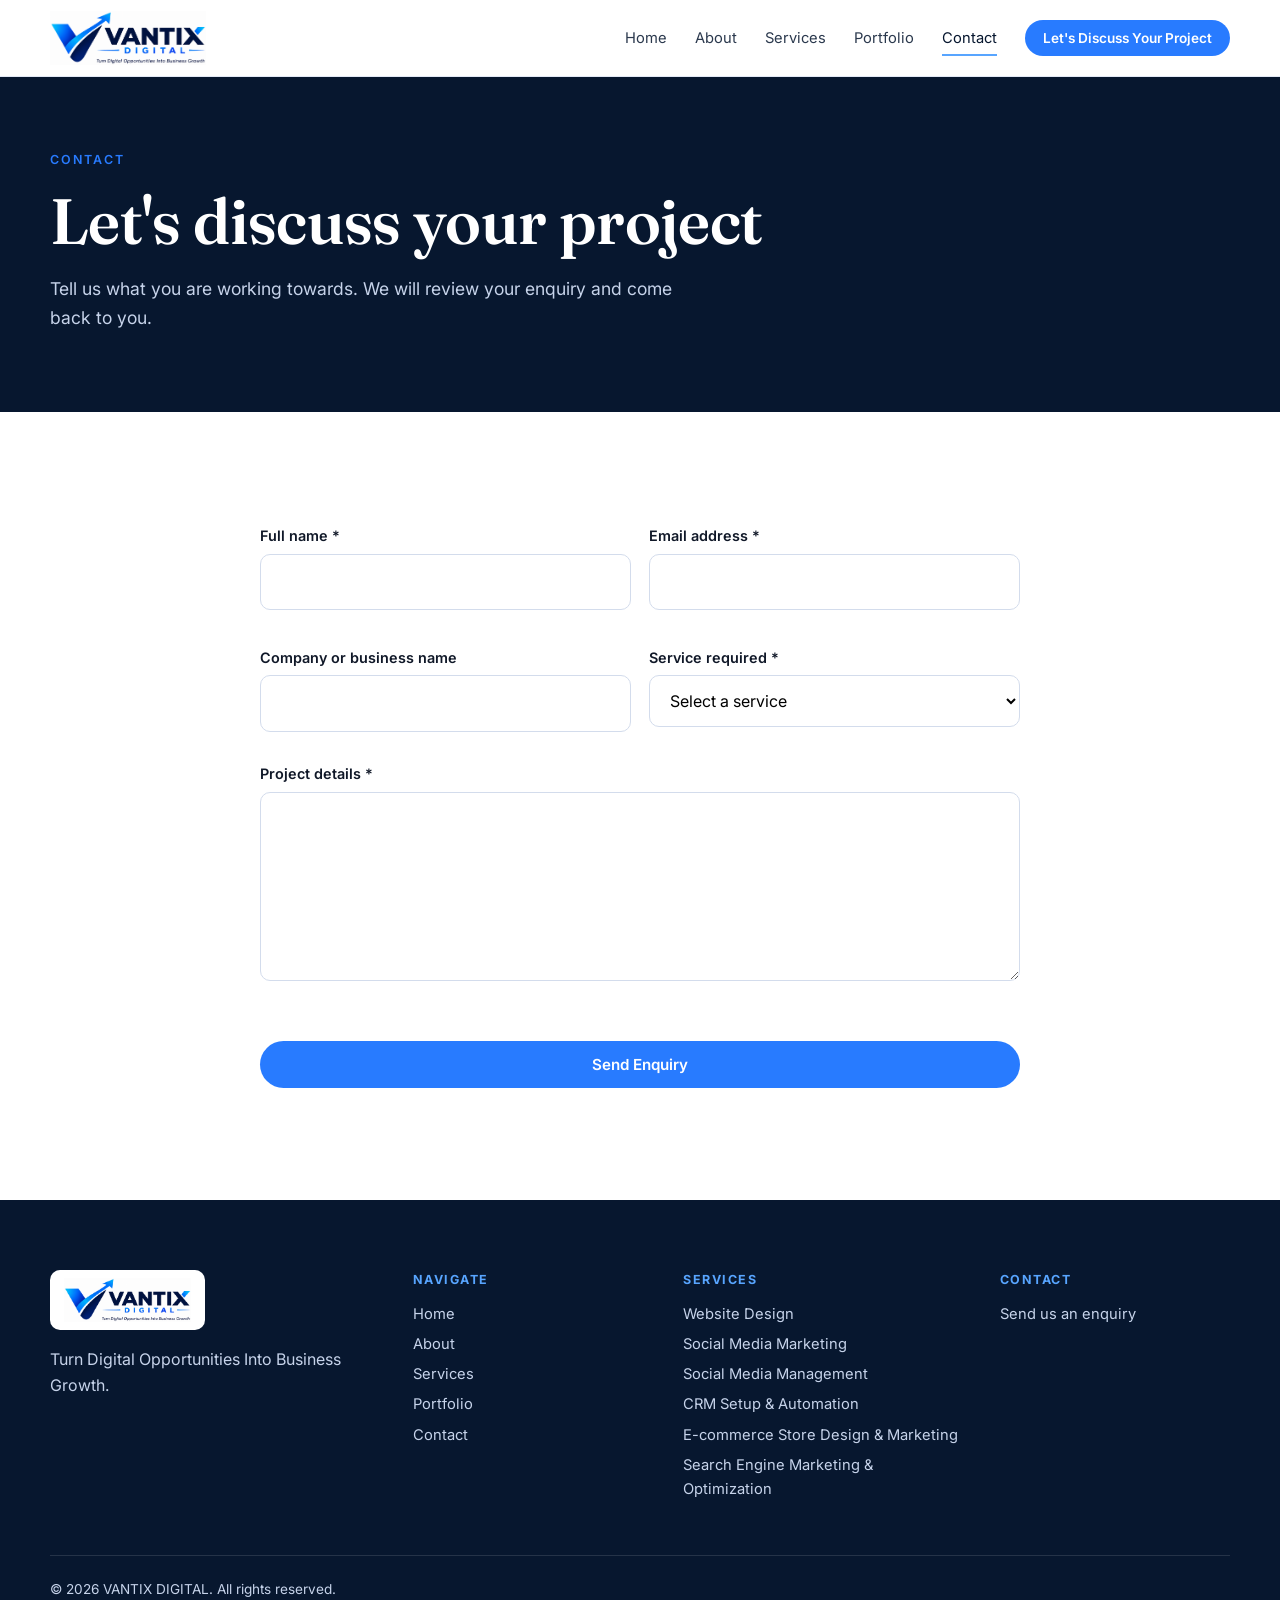
<file: contact.html>
<!doctype html><html lang="en"><head><meta charset="utf-8"><meta name="viewport" content="width=device-width,initial-scale=1">
<title>Contact | VANTIX DIGITAL</title><meta name="description" content="Get in touch with VANTIX DIGITAL to discuss your website, marketing, CRM or e-commerce project."><meta property="og:title" content="Contact | VANTIX DIGITAL"><meta property="og:description" content="Get in touch with VANTIX DIGITAL to discuss your website, marketing, CRM or e-commerce project."><meta name="theme-color" content="#07172F">
<link rel="icon" href="/assets/logo/favicon.png">
<link rel="preconnect" href="https://fonts.googleapis.com"><link rel="preconnect" href="https://fonts.gstatic.com" crossorigin>
<link href="https://fonts.googleapis.com/css2?family=Fraunces:wght@500;600&family=Inter:wght@400;500;600&display=swap" rel="stylesheet">
<link rel="stylesheet" href="/css/styles.css"></head><body class="sub"><header id="site-header"></header><main>
<section class="pagehead"><div class="wrap"><span class="eyebrow">Contact</span><h1>Let's discuss your project</h1><p>Tell us what you are working towards. We will review your enquiry and come back to you.</p></div></section>
<section><div class="wrap" style="max-width:760px">
<form id="contact-form" novalidate><div class="fields">
<div><label for="name">Full name *</label><input id="name" name="name" autocomplete="name" required><span class="err" id="e-name"></span></div>
<div><label for="email">Email address *</label><input id="email" name="email" type="email" autocomplete="email" required><span class="err" id="e-email"></span></div>
<div><label for="company">Company or business name</label><input id="company" name="company" autocomplete="organization"></div>
<div><label for="service">Service required *</label><select id="service" name="service"><option value="">Select a service</option></select><span class="err" id="e-service"></span></div>
<div class="full"><label for="message">Project details *</label><textarea id="message" name="message" rows="6"></textarea><span class="err" id="e-message"></span></div></div>
<input class="hp" name="website" tabindex="-1" autocomplete="off" aria-hidden="true">
<div id="form-msg" role="alert"></div><button class="btn" type="submit">Send Enquiry</button></form>
<div class="ok" id="form-ok" hidden role="status"><h2>Thank you</h2><p>Your enquiry has been sent. We will be in touch soon.</p></div>
</div></section>
</main><footer id="site-footer"></footer><script src="/js/data.js"></script><script src="/js/main.js"></script></body></html>
</file>
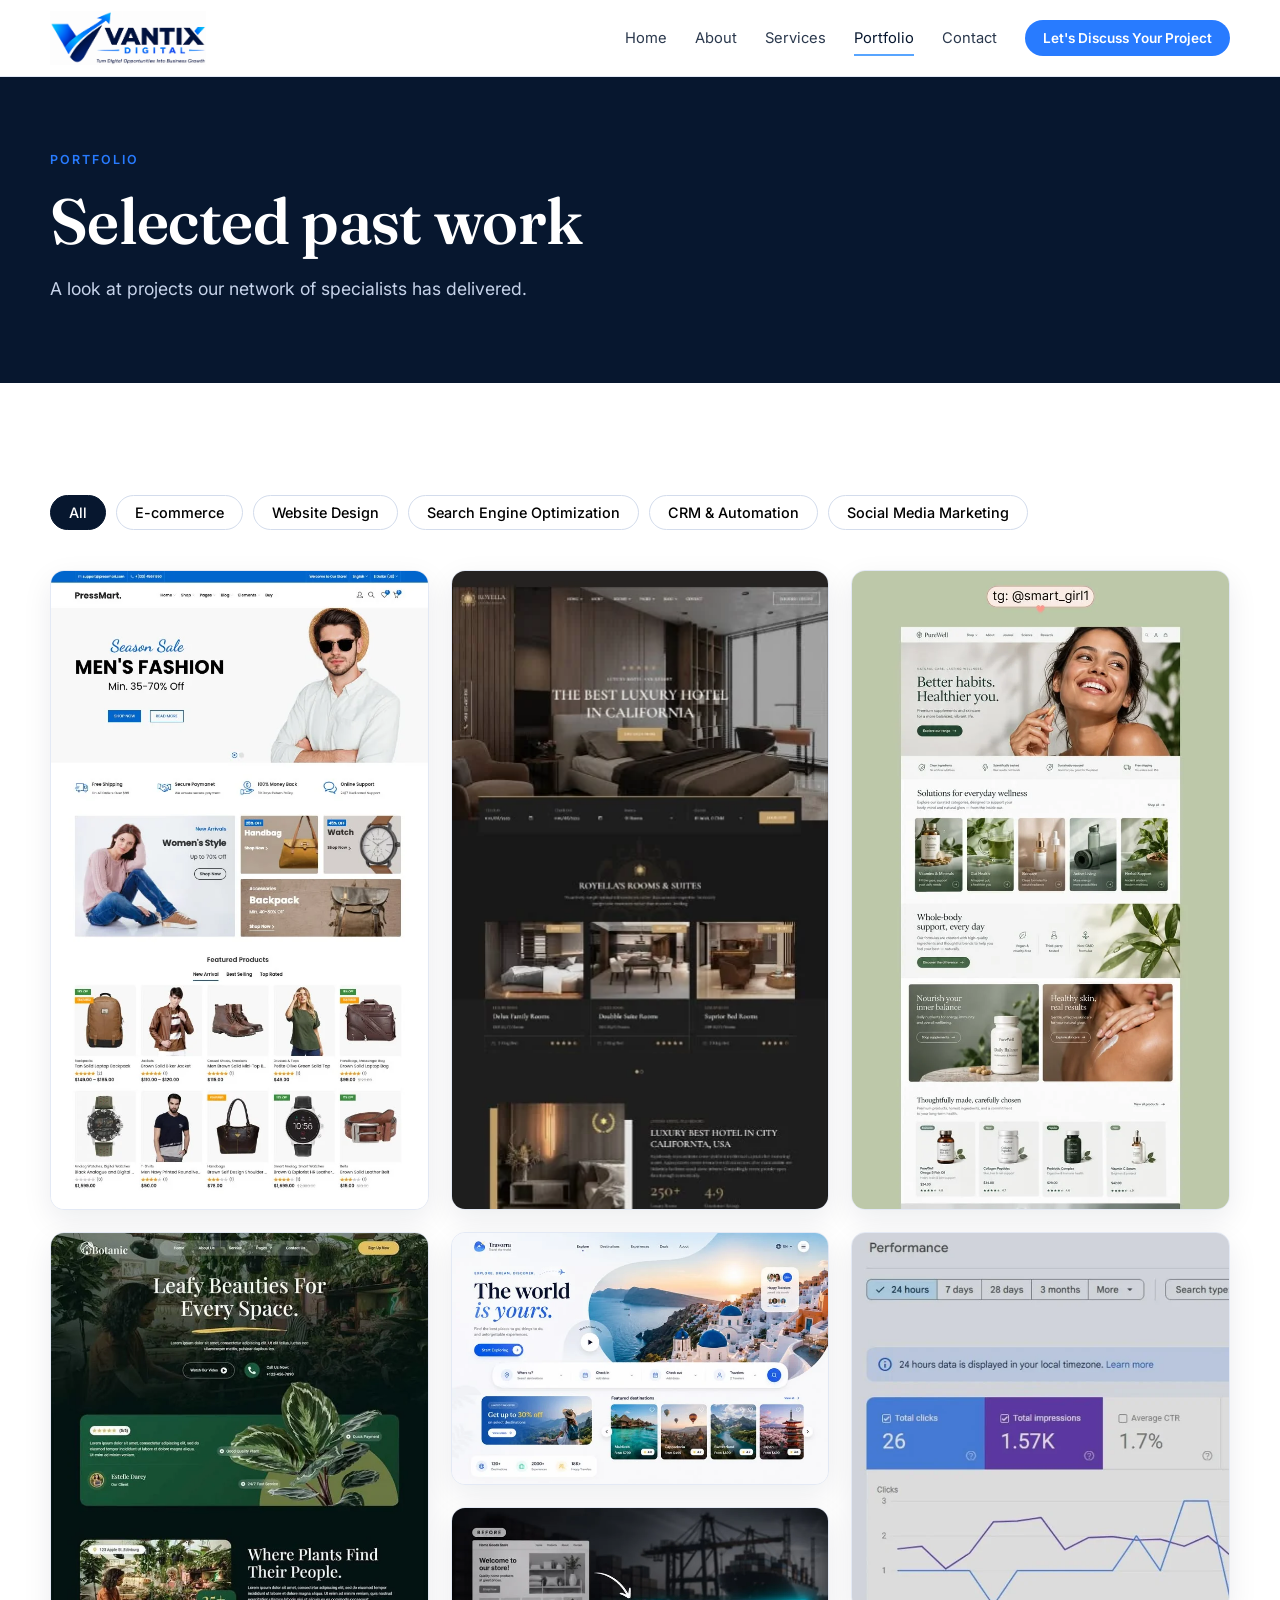
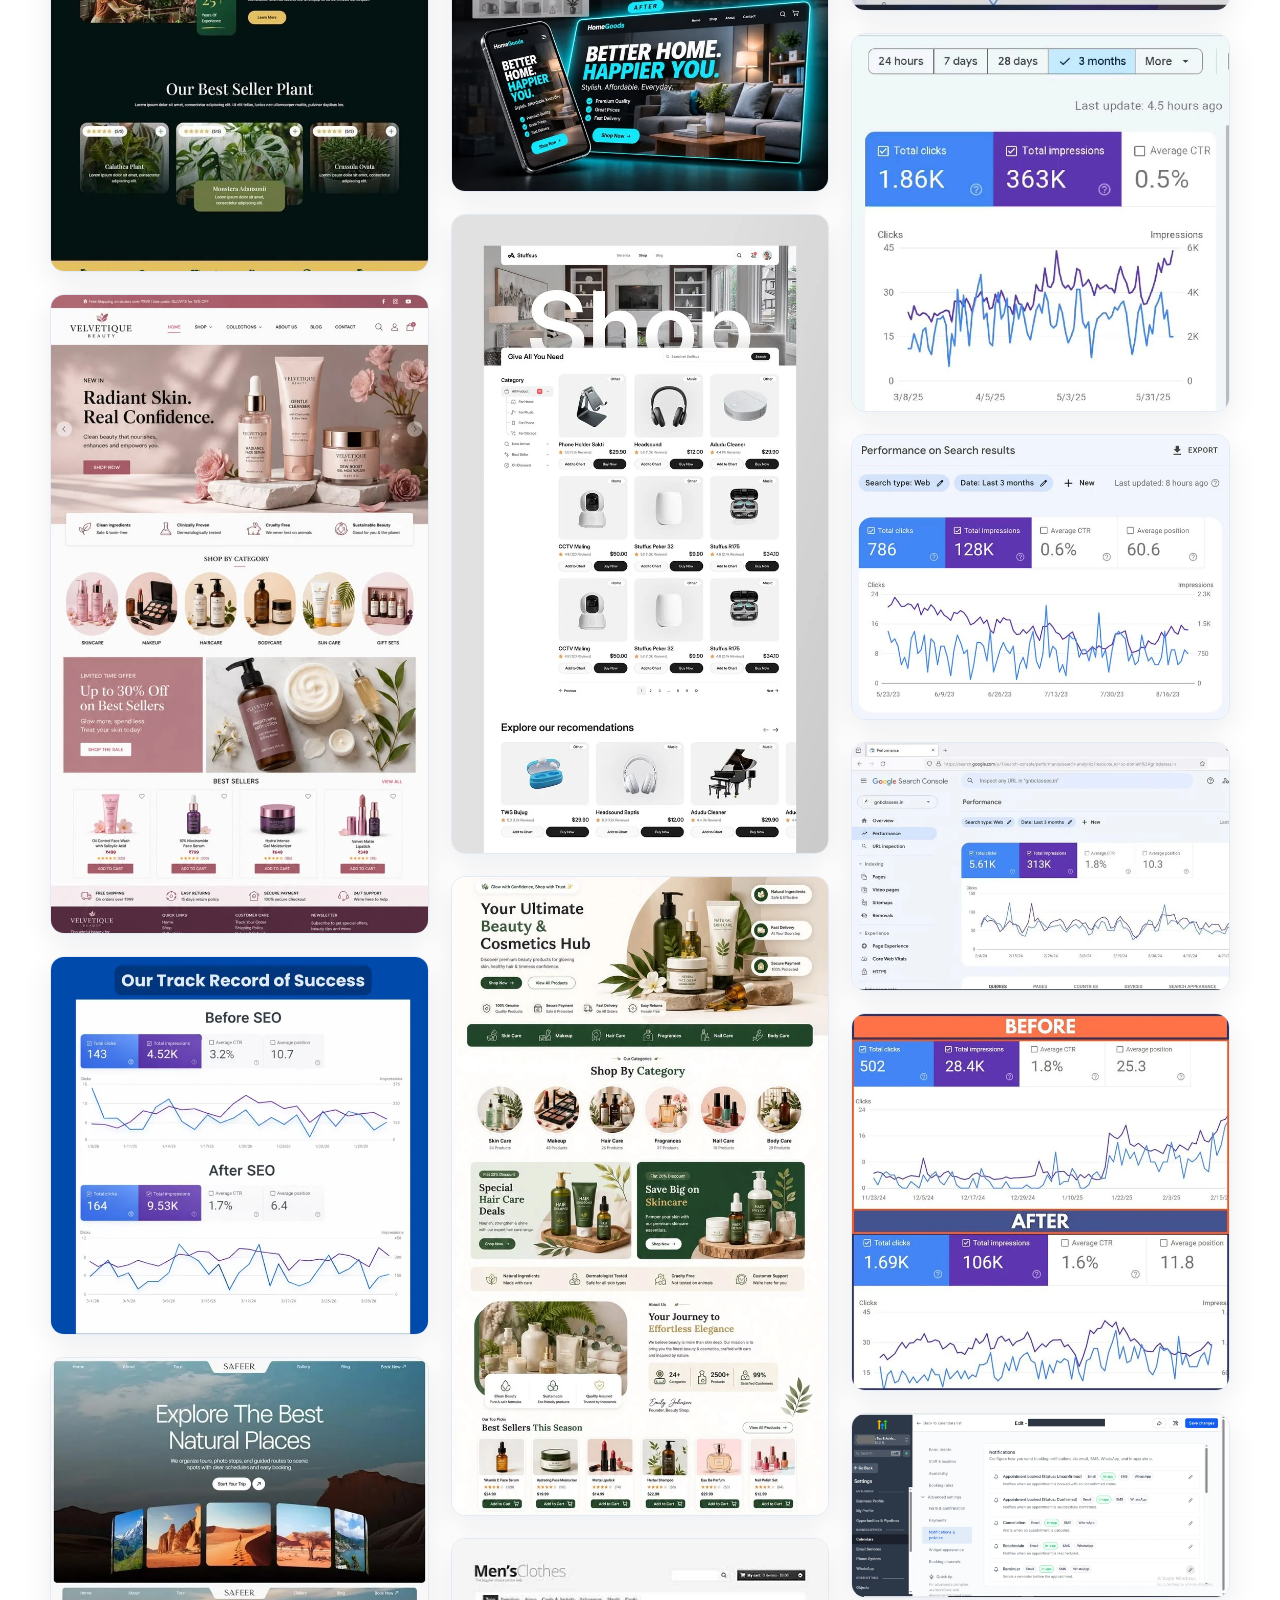
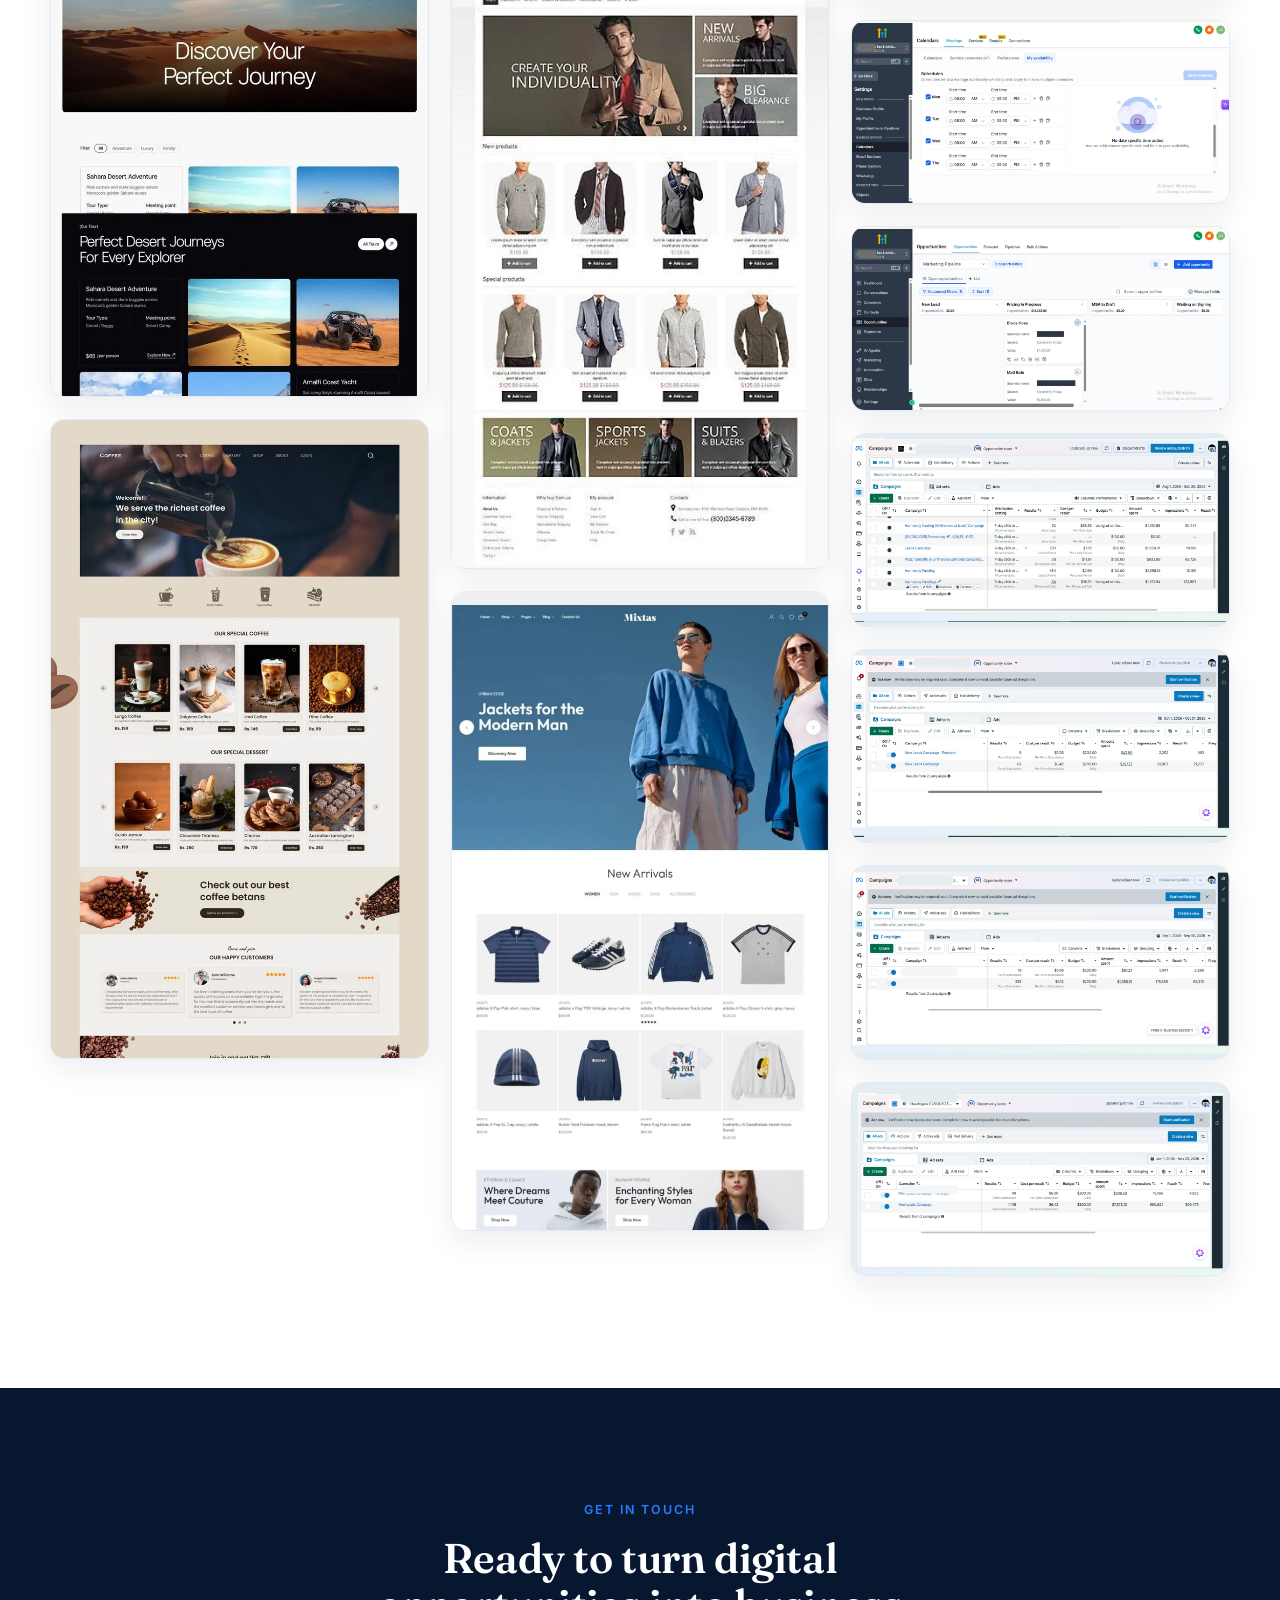
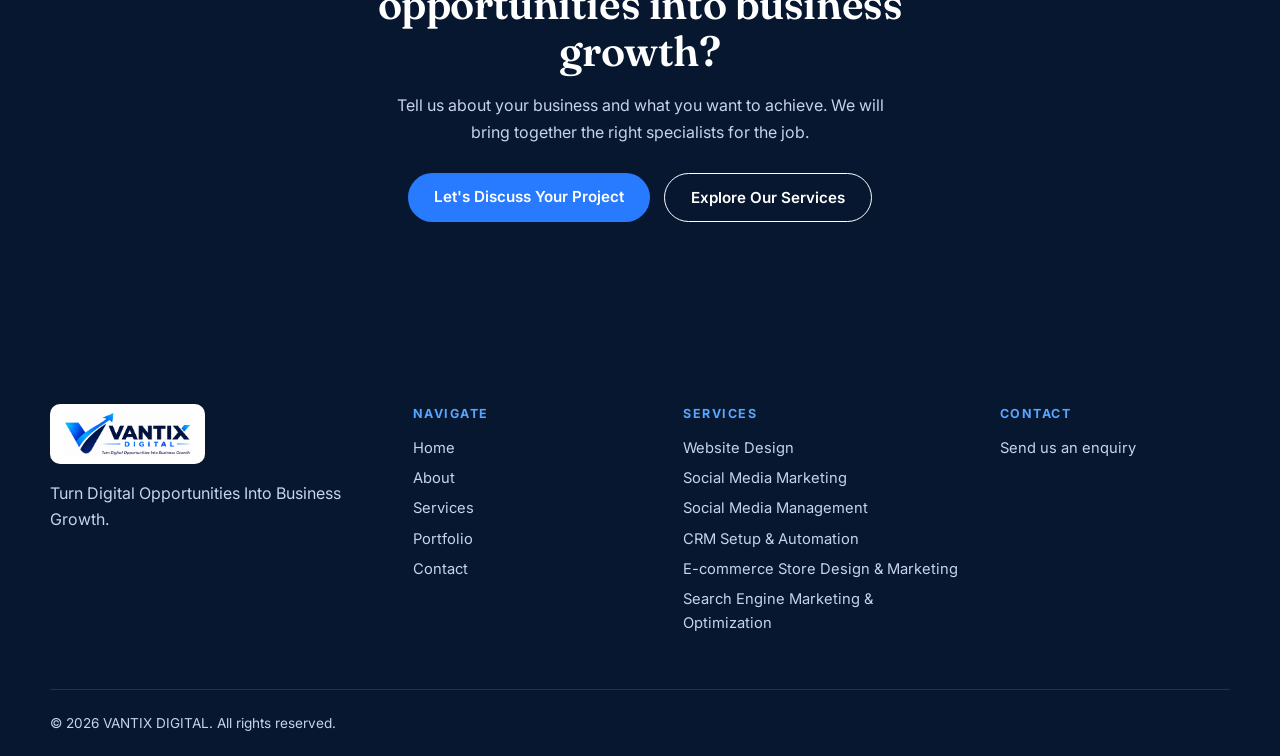
<file: portfolio.html>
<!doctype html><html lang="en"><head><meta charset="utf-8"><meta name="viewport" content="width=device-width,initial-scale=1">
<title>Portfolio | VANTIX DIGITAL</title><meta name="description" content="Explore selected past work from VANTIX DIGITAL across web design, branding, social media and digital marketing."><meta property="og:title" content="Portfolio | VANTIX DIGITAL"><meta property="og:description" content="Explore selected past work from VANTIX DIGITAL across web design, branding, social media and digital marketing."><meta name="theme-color" content="#07172F">
<link rel="icon" href="/assets/logo/favicon.png">
<link rel="preconnect" href="https://fonts.googleapis.com"><link rel="preconnect" href="https://fonts.gstatic.com" crossorigin>
<link href="https://fonts.googleapis.com/css2?family=Fraunces:wght@500;600&family=Inter:wght@400;500;600&display=swap" rel="stylesheet">
<link rel="stylesheet" href="/css/styles.css"></head><body class="sub"><header id="site-header"></header><main>
<section class="pagehead"><div class="wrap"><span class="eyebrow">Portfolio</span><h1>Selected past work</h1><p>A look at projects our network of specialists has delivered.</p></div></section>
<section><div class="wrap"><div class="chips" data-filters></div><div class="pfgrid reveal" data-portfolio></div></div></section>
<section class="dark cta reveal"><div class="wrap"><span class="eyebrow">Get in touch</span><h2>Ready to turn digital opportunities into business growth?</h2><p>Tell us about your business and what you want to achieve. We will bring together the right specialists for the job.</p><div class="row"><a class="btn" href="/contact">Let's Discuss Your Project</a><a class="btn ghost" href="/services">Explore Our Services</a></div></div></section>
</main><footer id="site-footer"></footer><script src="/js/data.js"></script><script src="/js/main.js"></script></body></html>
</file>
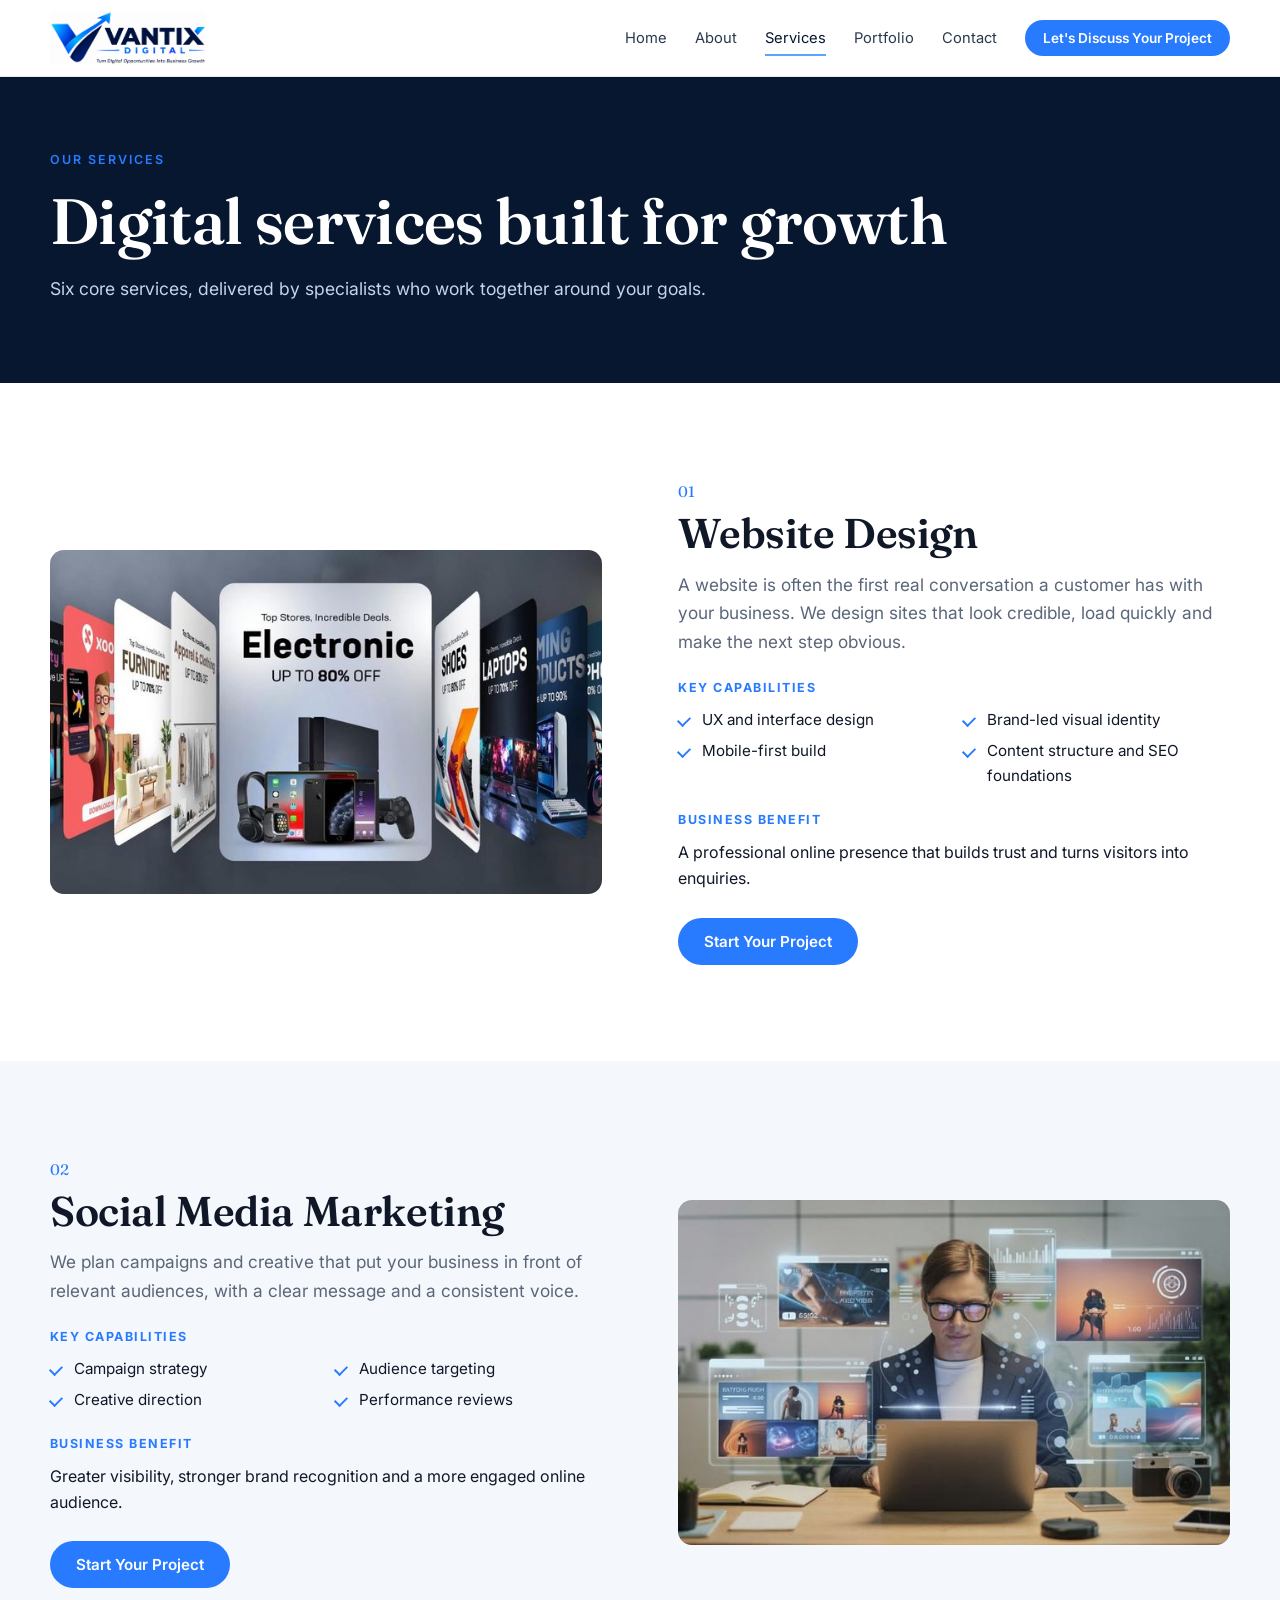
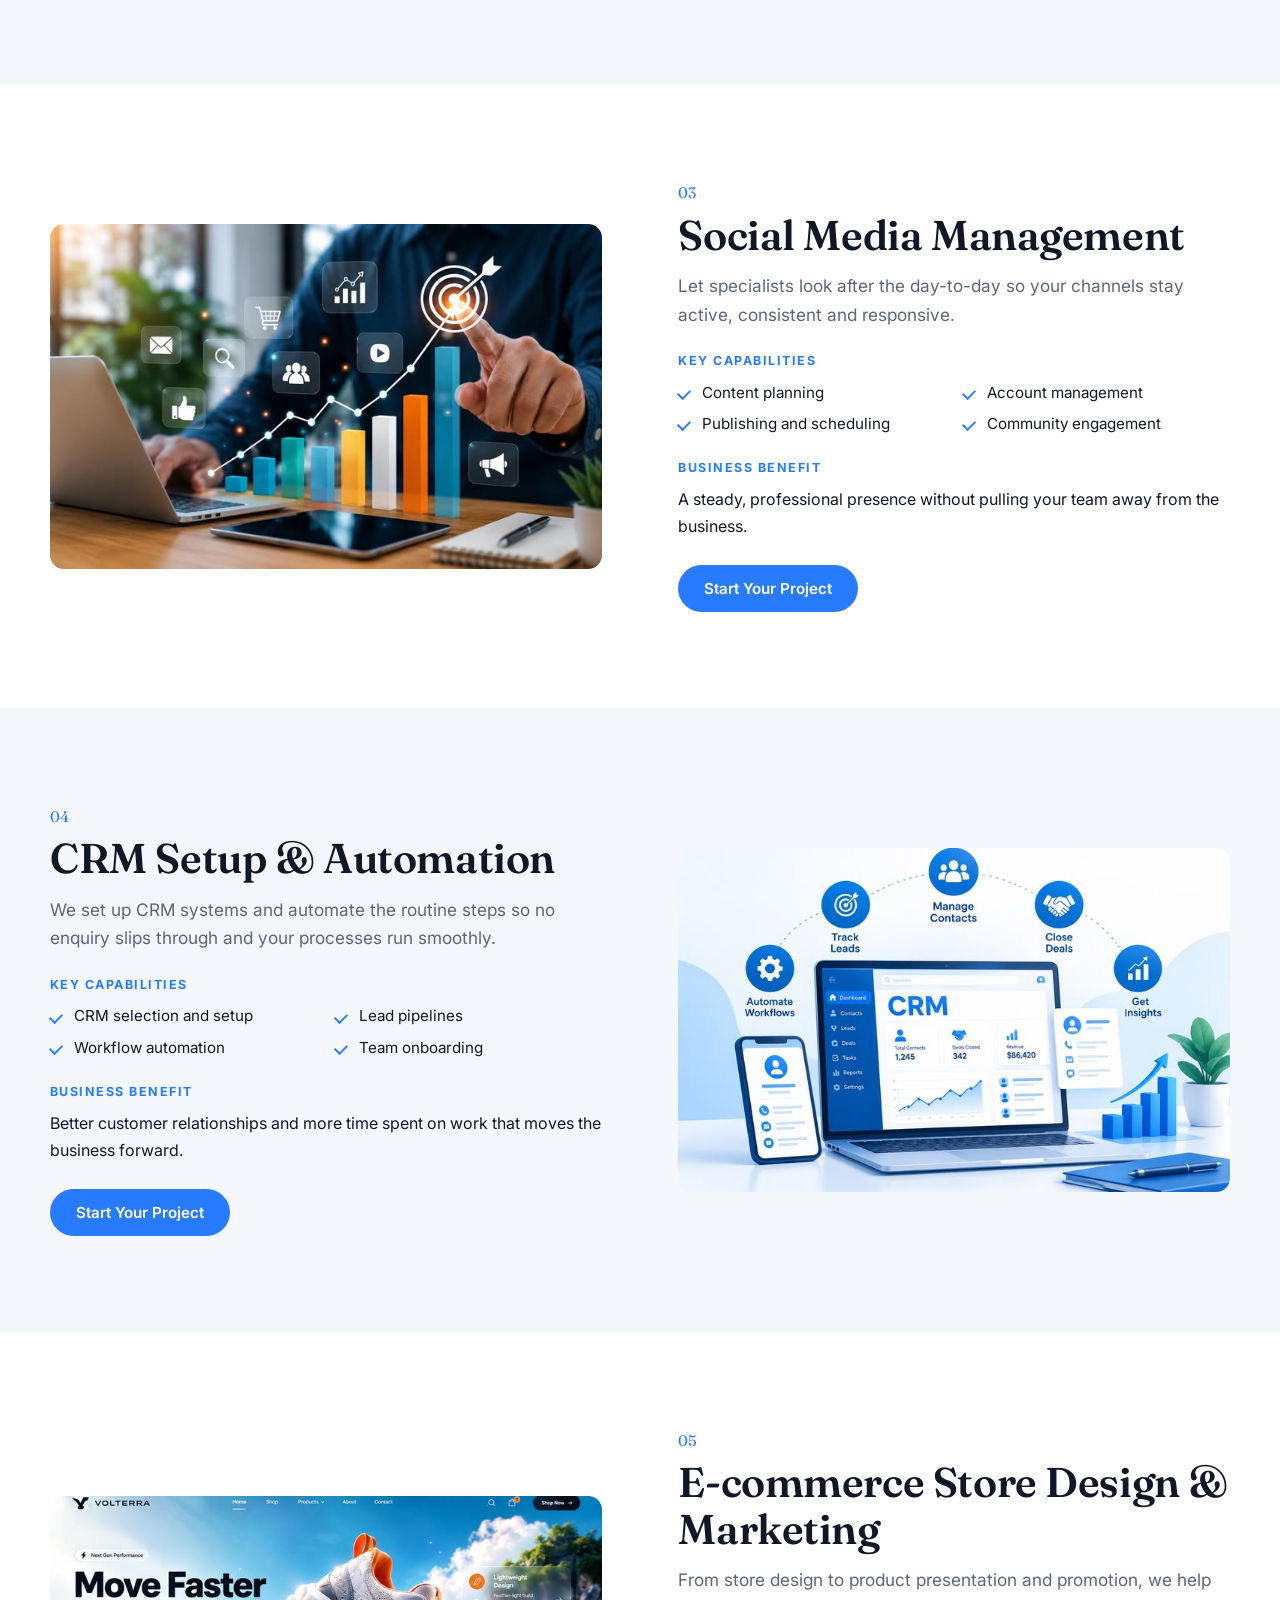
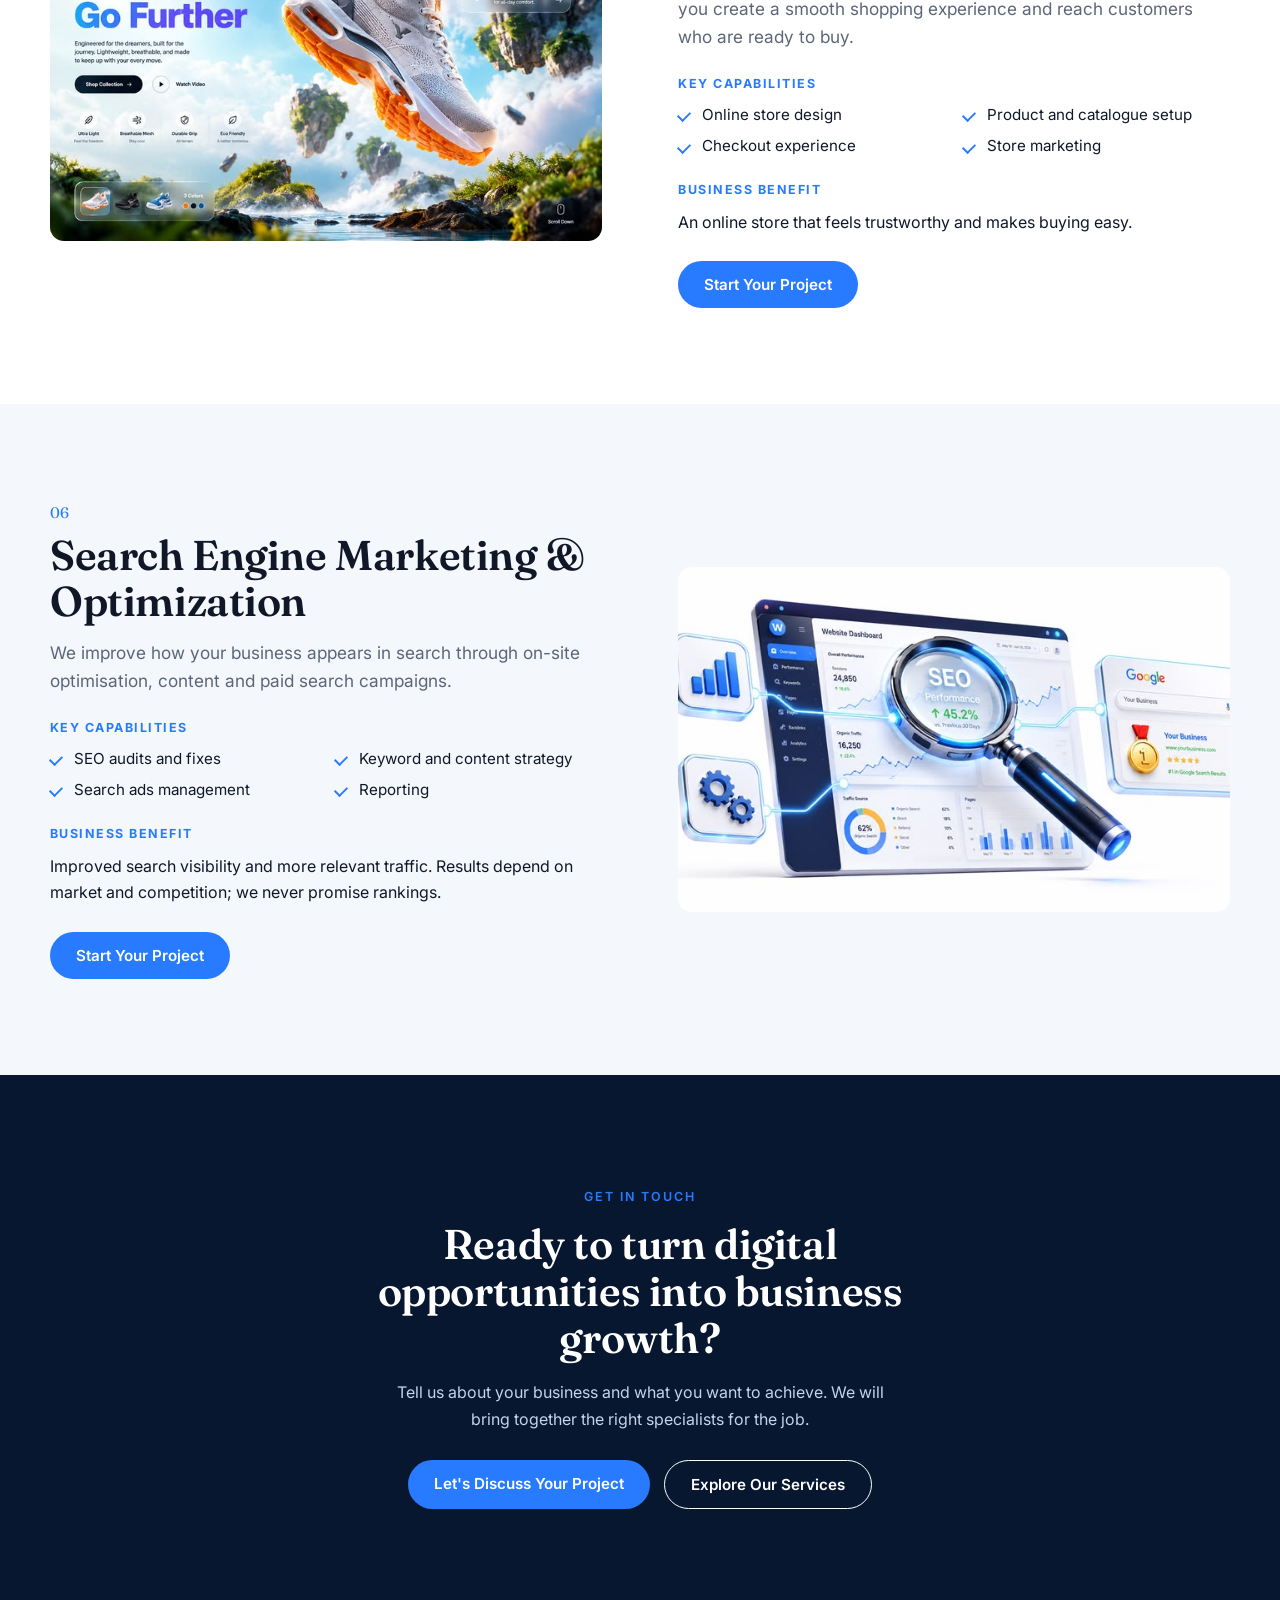
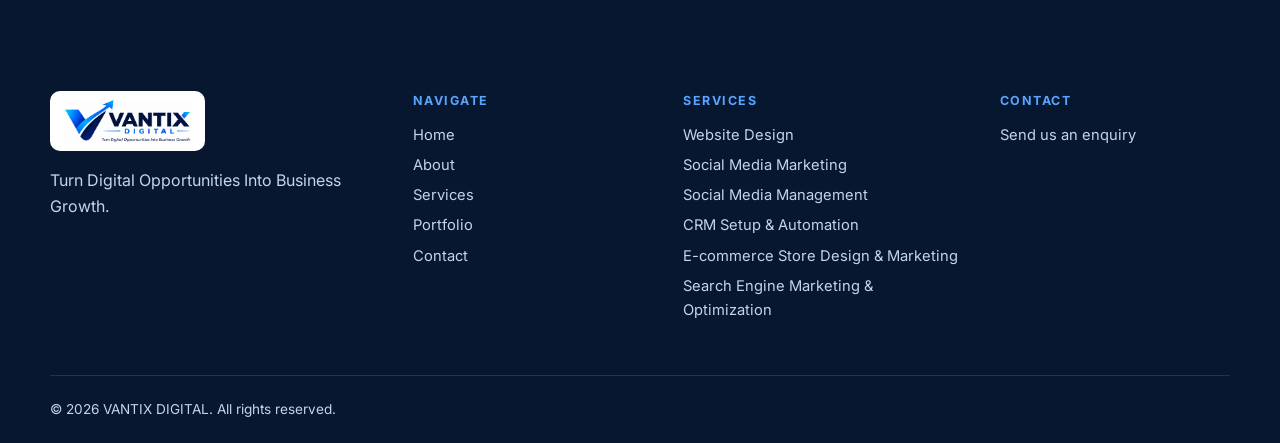
<file: services.html>
<!doctype html><html lang="en"><head><meta charset="utf-8"><meta name="viewport" content="width=device-width,initial-scale=1">
<title>Services | VANTIX DIGITAL</title><meta name="description" content="Website design, social media marketing and management, CRM setup and automation, e-commerce and SEO services from VANTIX DIGITAL."><meta property="og:title" content="Services | VANTIX DIGITAL"><meta property="og:description" content="Website design, social media marketing and management, CRM setup and automation, e-commerce and SEO services from VANTIX DIGITAL."><meta name="theme-color" content="#07172F">
<link rel="icon" href="/assets/logo/favicon.png">
<link rel="preconnect" href="https://fonts.googleapis.com"><link rel="preconnect" href="https://fonts.gstatic.com" crossorigin>
<link href="https://fonts.googleapis.com/css2?family=Fraunces:wght@500;600&family=Inter:wght@400;500;600&display=swap" rel="stylesheet">
<link rel="stylesheet" href="/css/styles.css"></head><body class="sub"><header id="site-header"></header><main>
<section class="pagehead"><div class="wrap"><span class="eyebrow">Our services</span><h1>Digital services built for growth</h1><p>Six core services, delivered by specialists who work together around your goals.</p></div></section>
<div data-services-full></div>
<section class="dark cta reveal"><div class="wrap"><span class="eyebrow">Get in touch</span><h2>Ready to turn digital opportunities into business growth?</h2><p>Tell us about your business and what you want to achieve. We will bring together the right specialists for the job.</p><div class="row"><a class="btn" href="/contact">Let's Discuss Your Project</a><a class="btn ghost" href="/services">Explore Our Services</a></div></div></section>
</main><footer id="site-footer"></footer><script src="/js/data.js"></script><script src="/js/main.js"></script></body></html>
</file>
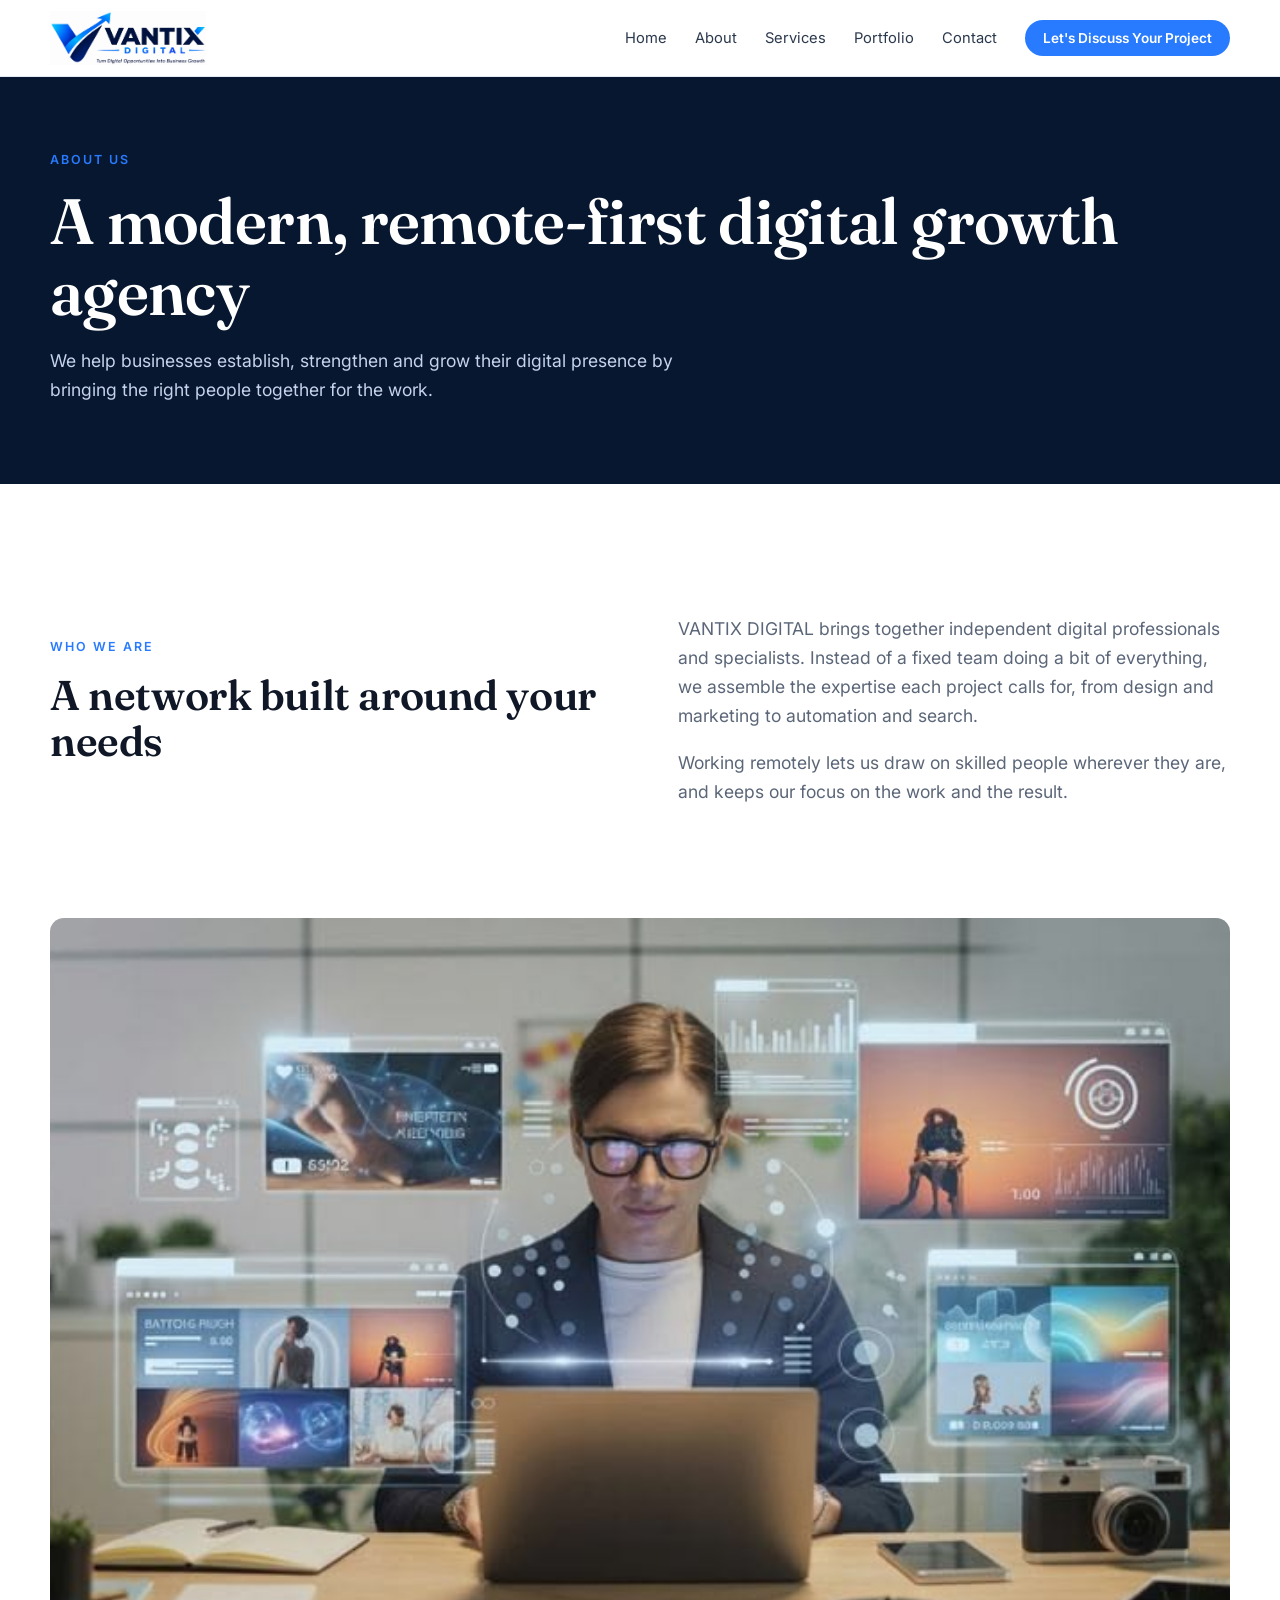
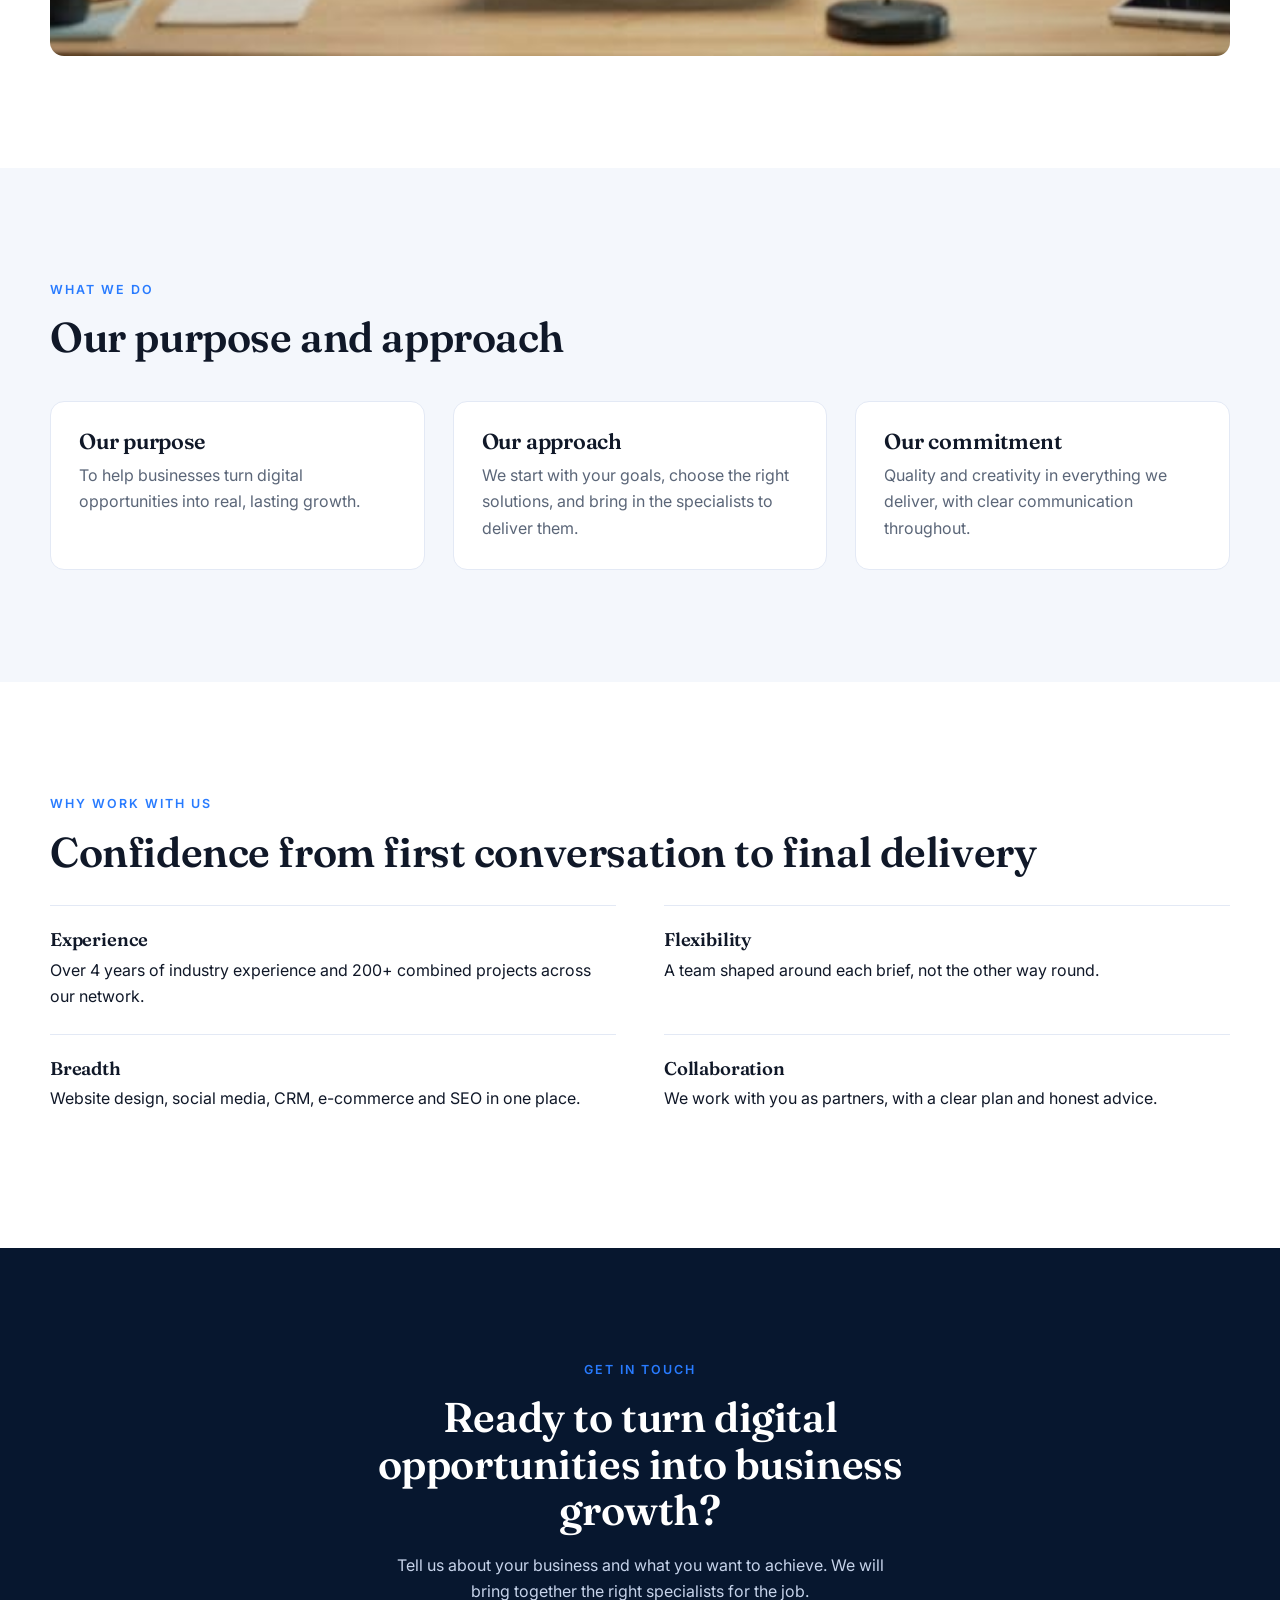
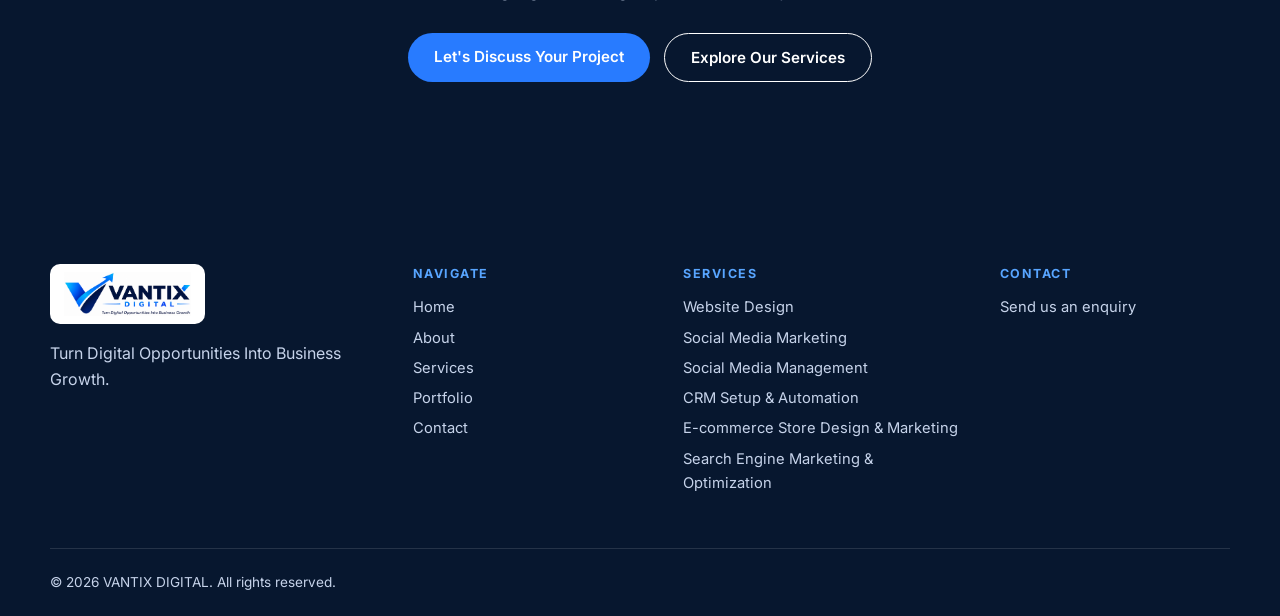
<file: vantix-digital/about.html>
<!doctype html><html lang="en"><head><meta charset="utf-8"><meta name="viewport" content="width=device-width,initial-scale=1">
<title>About VANTIX DIGITAL | Remote-First Digital Growth Agency</title><meta name="description" content="Learn about VANTIX DIGITAL, a flexible, remote-first network of independent digital specialists helping businesses grow online."><meta property="og:title" content="About VANTIX DIGITAL | Remote-First Digital Growth Agency"><meta property="og:description" content="Learn about VANTIX DIGITAL, a flexible, remote-first network of independent digital specialists helping businesses grow online."><meta name="theme-color" content="#07172F">
<link rel="icon" href="/assets/logo/favicon.png">
<link rel="preconnect" href="https://fonts.googleapis.com"><link rel="preconnect" href="https://fonts.gstatic.com" crossorigin>
<link href="https://fonts.googleapis.com/css2?family=Fraunces:wght@500;600&family=Inter:wght@400;500;600&display=swap" rel="stylesheet">
<link rel="stylesheet" href="/css/styles.css"></head><body class="sub"><header id="site-header"></header><main>
<section class="pagehead"><div class="wrap"><span class="eyebrow">About us</span><h1>A modern, remote-first digital growth agency</h1><p>We help businesses establish, strengthen and grow their digital presence by bringing the right people together for the work.</p></div></section>
<section><div class="wrap two reveal"><div><span class="eyebrow">Who we are</span><h2>A network built around your needs</h2></div><div class="intro" style="max-width:none"><p>VANTIX DIGITAL brings together independent digital professionals and specialists. Instead of a fixed team doing a bit of everything, we assemble the expertise each project calls for, from design and marketing to automation and search.</p><p>Working remotely lets us draw on skilled people wherever they are, and keeps our focus on the work and the result.</p></div></div></section>
<section style="padding-top:0"><div class="wrap reveal"><div class="ph wide"><img src="/assets/services/social-media-marketing.jpg" alt="A specialist working remotely on a digital project" loading="lazy"></div></div></section>
<section class="grey"><div class="wrap reveal"><span class="eyebrow">What we do</span><h2>Our purpose and approach</h2><div class="vals"><div><h3>Our purpose</h3><p>To help businesses turn digital opportunities into real, lasting growth.</p></div><div><h3>Our approach</h3><p>We start with your goals, choose the right solutions, and bring in the specialists to deliver them.</p></div><div><h3>Our commitment</h3><p>Quality and creativity in everything we deliver, with clear communication throughout.</p></div></div></div></section>
<section><div class="wrap reveal"><span class="eyebrow">Why work with us</span><h2>Confidence from first conversation to final delivery</h2><div class="why" style="margin-top:30px"><div style="border-color:#e3e9f5"><h3>Experience</h3><p>Over 4 years of industry experience and 200+ combined projects across our network.</p></div><div style="border-color:#e3e9f5"><h3>Flexibility</h3><p>A team shaped around each brief, not the other way round.</p></div><div style="border-color:#e3e9f5"><h3>Breadth</h3><p>Website design, social media, CRM, e-commerce and SEO in one place.</p></div><div style="border-color:#e3e9f5"><h3>Collaboration</h3><p>We work with you as partners, with a clear plan and honest advice.</p></div></div></div></section>
<section class="dark cta reveal"><div class="wrap"><span class="eyebrow">Get in touch</span><h2>Ready to turn digital opportunities into business growth?</h2><p>Tell us about your business and what you want to achieve. We will bring together the right specialists for the job.</p><div class="row"><a class="btn" href="/contact">Let's Discuss Your Project</a><a class="btn ghost" href="/services">Explore Our Services</a></div></div></section>
</main><footer id="site-footer"></footer><script src="/js/data.js"></script><script src="/js/main.js"></script></body></html>
</file>
<file: css/styles.css>
:root{--navy:#07172F;--blue:#287BFF;--blue2:#58A5FF;--white:#fff;--grey:#F4F7FC;--text:#101828;--mute:#5b6678;--r:14px;--h:'Fraunces',Georgia,serif;--b:'Inter',system-ui,sans-serif}
*{box-sizing:border-box;margin:0}html{scroll-behavior:smooth;scroll-padding-top:80px}
body{font:16px/1.65 var(--b);color:var(--text);background:#fff;overflow-x:hidden}
img{max-width:100%;display:block}a{color:inherit;text-decoration:none}
.wrap{width:min(1180px,100% - 40px);margin-inline:auto}
h1,h2,h3{font-family:var(--h);font-weight:600;line-height:1.12;letter-spacing:-.01em}
h1{font-size:clamp(2.2rem,5.5vw,4rem)}h2{font-size:clamp(1.7rem,3.4vw,2.6rem)}h3{font-size:1.35rem}h4{font-size:.78rem;letter-spacing:.12em;text-transform:uppercase;color:var(--blue);margin:22px 0 8px}
.eyebrow{font-size:.78rem;letter-spacing:.16em;text-transform:uppercase;color:var(--blue);font-weight:600;margin-bottom:14px;display:block}
section{padding:clamp(64px,9vw,112px) 0}.grey{background:var(--grey)}.dark{background:var(--navy);color:#fff}.dark p{color:#c6d3ea}
.btn{display:inline-block;background:var(--blue);color:#fff;padding:14px 26px;border-radius:999px;font-weight:600;border:0;cursor:pointer;font:600 .95rem var(--b);transition:.25s}
.btn:hover{background:#1c66e0;transform:translateY(-2px)}.btn.ghost{background:transparent;border:1.5px solid currentColor}.btn.sm{padding:10px 18px;font-size:.85rem}.btn:disabled{opacity:.6}
.btn:focus-visible,a:focus-visible,button:focus-visible,input:focus-visible,select:focus-visible,textarea:focus-visible{outline:3px solid var(--blue2);outline-offset:2px}
/* header */
#site-header{position:fixed;inset:0 0 auto;z-index:50;background:#fff;color:var(--navy);box-shadow:0 1px 0 #e3e9f5;transition:box-shadow .3s}
#site-header.solid{box-shadow:0 4px 24px #07172f1f}
.bar{display:flex;align-items:center;justify-content:space-between;height:76px}
.brand img{height:54px;width:auto;mix-blend-mode:multiply}.brand b{font-family:var(--h);letter-spacing:.08em}
nav{display:flex;align-items:center;gap:28px}nav a:not(.btn){font-size:.92rem;opacity:.85;position:relative}
nav a[aria-current]{opacity:1}nav a:not(.btn)::after{content:"";position:absolute;left:0;bottom:-6px;height:2px;width:0;background:var(--blue2);transition:.25s}
nav a:not(.btn):hover::after,nav a[aria-current]::after{width:100%}
.burger{display:none;background:0;border:0;width:44px;height:44px;cursor:pointer;position:relative}
.burger span{position:absolute;left:10px;right:10px;height:2px;background:var(--navy);transition:.25s}.burger span:first-child{top:18px}.burger span:last-child{top:26px}
/* hero */
.hero{position:relative;overflow:hidden;background:var(--navy);color:#fff;padding:140px 0 90px;min-height:100svh;display:flex;align-items:center}
.hero::before{content:"";position:absolute;inset:0;background:radial-gradient(60% 70% at 78% 40%,#287bff40,transparent 70%),linear-gradient(#ffffff08 1px,transparent 1px) 0 0/64px 64px,linear-gradient(90deg,#ffffff08 1px,transparent 1px) 0 0/64px 64px}
.hero .wrap{position:relative;display:grid;grid-template-columns:1fr 1.05fr;gap:clamp(32px,5vw,72px);align-items:center}
.hero h1{max-width:13ch}.hero p{max-width:50ch;margin:22px 0 30px;font-size:1.15rem;color:#c6d3ea}
.hero small{display:block;margin-top:34px;color:#8fa6cc;font-size:.88rem}.hero small b{color:#fff;font-weight:600}
.collage{position:relative;aspect-ratio:10/9;width:100%}
.shot{position:absolute;border-radius:12px;overflow:hidden;background:#fff;box-shadow:0 30px 60px #0009,0 0 0 1px #ffffff22;animation:float 9s ease-in-out infinite}
.shot img{width:100%;height:auto;display:block}
.s1{top:2%;right:0;width:80%}.s2{left:0;top:36%;width:44%;animation-delay:-3s;z-index:2}.s3{right:0;bottom:0;width:54%;animation-delay:-6s;z-index:3}
@keyframes float{50%{transform:translateY(-10px)}}
.row{display:flex;gap:14px;flex-wrap:wrap}
.pagehead{background:var(--navy);color:#fff;padding:150px 0 80px}.pagehead p{max-width:60ch;margin-top:18px;color:#c6d3ea;font-size:1.1rem}
/* images */
.ph{position:relative;overflow:hidden;border-radius:var(--r);background:var(--navy);aspect-ratio:4/3}.ph.wide{aspect-ratio:16/10}
.ph img{width:100%;height:100%;object-fit:cover;transition:transform .6s}.ph:hover img{transform:scale(1.04)}
.miss{display:none;position:absolute;inset:0;place-items:center;text-align:center;color:#58A5FF;font-size:.8rem;padding:16px}.missing .miss{display:grid}
/* layouts */
.two{display:grid;grid-template-columns:1fr 1fr;gap:clamp(32px,6vw,80px);align-items:center}
.intro{max-width:760px}.intro p{margin-top:18px;color:var(--mute);font-size:1.1rem}
.svcs{display:grid;grid-template-columns:repeat(3,1fr);gap:28px;margin-top:48px}
.svc{display:flex;flex-direction:column;background:#fff;border:1px solid #e3e9f5;border-radius:var(--r);overflow:hidden;transition:.3s}.svc:hover{transform:translateY(-4px);box-shadow:0 18px 40px #07172f1f}.svc .ph{border-radius:0;aspect-ratio:16/10}.svc-b{padding:22px 24px 26px;display:flex;flex-direction:column;flex:1}.svc-b .more{margin-top:auto}
.svc:hover h3{color:var(--blue)}.svc p{color:var(--mute);margin:6px 0 10px;font-size:.95rem}.more{color:var(--blue);font-weight:600;font-size:.9rem}
.num{font-family:var(--h);color:var(--blue);font-size:.95rem;display:block;margin-bottom:6px}
.why{display:grid;grid-template-columns:repeat(2,1fr);gap:0 48px;margin-top:40px}.why div{padding:24px 0;border-top:1px solid #ffffff30}.why h3{font-size:1.15rem;margin-bottom:6px}
.steps{counter-reset:s;display:grid;grid-template-columns:repeat(5,1fr);gap:20px;margin-top:48px}
.steps li{list-style:none;counter-increment:s;border-top:2px solid var(--blue);padding-top:16px;font-weight:500}
.steps li::before{content:"0" counter(s);display:block;font-family:var(--h);color:var(--blue);margin-bottom:8px}
.stats{display:flex;gap:clamp(32px,8vw,110px);flex-wrap:wrap;margin-top:32px}.stats b{display:block;font:600 clamp(3rem,7vw,5rem)/1 var(--h);color:var(--blue2)}.stats span{color:#c6d3ea}
.cta{text-align:center}.cta h2{max-width:20ch;margin:0 auto 18px}.cta p{max-width:50ch;margin:0 auto 28px}.cta .row{justify-content:center}
/* portfolio */
.pfgrid{columns:3;column-gap:22px;margin-top:40px}
.pf{margin:0 0 22px;break-inside:avoid}.pf[hidden]{display:none}.pf .ph{aspect-ratio:auto;max-height:640px;background:#fff;border:1px solid #e3e9f5;box-shadow:0 10px 30px #07172f14;transition:.3s}.pf .ph img{height:auto;object-position:top}.pf:hover .ph{box-shadow:0 18px 44px #07172f30;transform:translateY(-4px)}
.hp-row{display:grid;grid-template-columns:.8fr 1fr 1fr;gap:22px;align-items:center;padding:28px 0;border-top:1px solid #d3dcec}.hp-row:last-child{border-bottom:1px solid #d3dcec}.hp-h h3{margin-bottom:6px}.pf-h{margin:0}.pf-h .ph{aspect-ratio:16/11;background:#fff;border:1px solid #e3e9f5;box-shadow:0 10px 30px #07172f14}.pf-h img{object-position:top}
.ph.banner{aspect-ratio:21/9}.ph.banner img{object-position:center 30%}
.chips{display:flex;gap:10px;flex-wrap:wrap}.chip{border:1.5px solid #d3dcec;background:#fff;border-radius:999px;padding:8px 18px;cursor:pointer;font:500 .9rem var(--b)}.chip.on{background:var(--navy);color:#fff;border-color:var(--navy)}
/* services page */
.svc-full{padding:clamp(56px,8vw,96px) 0}.svc-full:nth-child(even){background:var(--grey)}.svc-full.flip .ph{order:2}
.lead-p{margin:14px 0;color:var(--mute);font-size:1.08rem}.ticks{padding:0;display:grid;grid-template-columns:1fr 1fr;gap:6px 18px;margin-bottom:6px}
.ticks li{list-style:none;padding-left:24px;position:relative;font-size:.95rem}.ticks li::before{content:"";position:absolute;left:0;top:.6em;width:10px;height:6px;border-left:2px solid var(--blue);border-bottom:2px solid var(--blue);transform:rotate(-45deg)}
.svc-full .btn{margin-top:26px}
/* about/contact */
.vals{display:grid;grid-template-columns:repeat(3,1fr);gap:28px;margin-top:40px}.vals div{background:#fff;border-radius:var(--r);padding:28px;border:1px solid #e3e9f5}.vals p{color:var(--mute);margin-top:8px}
form{display:grid;gap:18px}label{font-weight:600;font-size:.9rem;display:block;margin-bottom:6px}
input,select,textarea{width:100%;padding:14px 16px;border:1.5px solid #d3dcec;border-radius:10px;font:inherit;background:#fff}
input:focus,select:focus,textarea:focus{border-color:var(--blue)}[aria-invalid=true]{border-color:#d92d20}.err{color:#d92d20;font-size:.82rem;min-height:1em;display:block;margin-top:4px}
#form-msg.bad{color:#d92d20}.ok{background:var(--grey);padding:40px;border-radius:var(--r);text-align:center}.hp{position:absolute;left:-9999px}
.fields{display:grid;grid-template-columns:1fr 1fr;gap:18px}.full{grid-column:1/-1}
/* footer */
#site-footer{background:var(--navy);color:#c6d3ea;padding:70px 0 0}.fgrid{display:grid;grid-template-columns:1.4fr 1fr 1.2fr 1fr;gap:40px}
.flogo{height:60px;width:auto;background:#fff;padding:8px 14px;border-radius:10px;margin-bottom:16px;mix-blend-mode:normal}#site-footer b{color:#fff}#site-footer h4{color:var(--blue2);margin-top:0}#site-footer a{display:block;font-size:.92rem;padding:3px 0}#site-footer a:hover{color:#fff}
.copy{margin-top:50px;padding:22px 0;border-top:1px solid #ffffff1f;font-size:.85rem}
.reveal{opacity:0;transform:translateY(22px);transition:.7s}.reveal.in{opacity:1;transform:none}
@media(prefers-reduced-motion:reduce){*{transition:none!important;scroll-behavior:auto!important}.reveal{opacity:1;transform:none}}
@media(max-width:900px){
 .burger{display:block}
 nav{position:fixed;inset:76px 0 auto;background:#fff;border-top:1px solid #e3e9f5;box-shadow:0 20px 30px #07172f1a;flex-direction:column;align-items:stretch;gap:0;padding:12px 20px 24px;transform:translateY(-120%);transition:.3s;max-height:calc(100svh - 76px);overflow:auto}nav.open{transform:none}
 nav a:not(.btn){padding:14px 0;border-bottom:1px solid #e3e9f5;font-size:1.05rem}nav .btn{margin-top:16px;text-align:center;padding:14px}
 .two,.why,.vals,.fields{grid-template-columns:1fr}.svc-full.flip .ph{order:0}
 .svcs{grid-template-columns:1fr 1fr}.hp-row{grid-template-columns:1fr 1fr}.hp-h{grid-column:1/-1}
 .steps{grid-template-columns:1fr 1fr}.pfgrid{columns:2}.fgrid{grid-template-columns:1fr 1fr}.ticks{grid-template-columns:1fr}
 .hero{padding:110px 0 64px;min-height:0}.hero .wrap{grid-template-columns:1fr}.hero h1{max-width:none}.collage{max-width:560px;margin-inline:auto}}
@media(max-width:620px){.svcs{grid-template-columns:1fr}}
@media(max-width:520px){.pfgrid{columns:1}.steps,.fgrid{grid-template-columns:1fr}.btn{width:100%;text-align:center}.row{flex-direction:column}}
</file>
